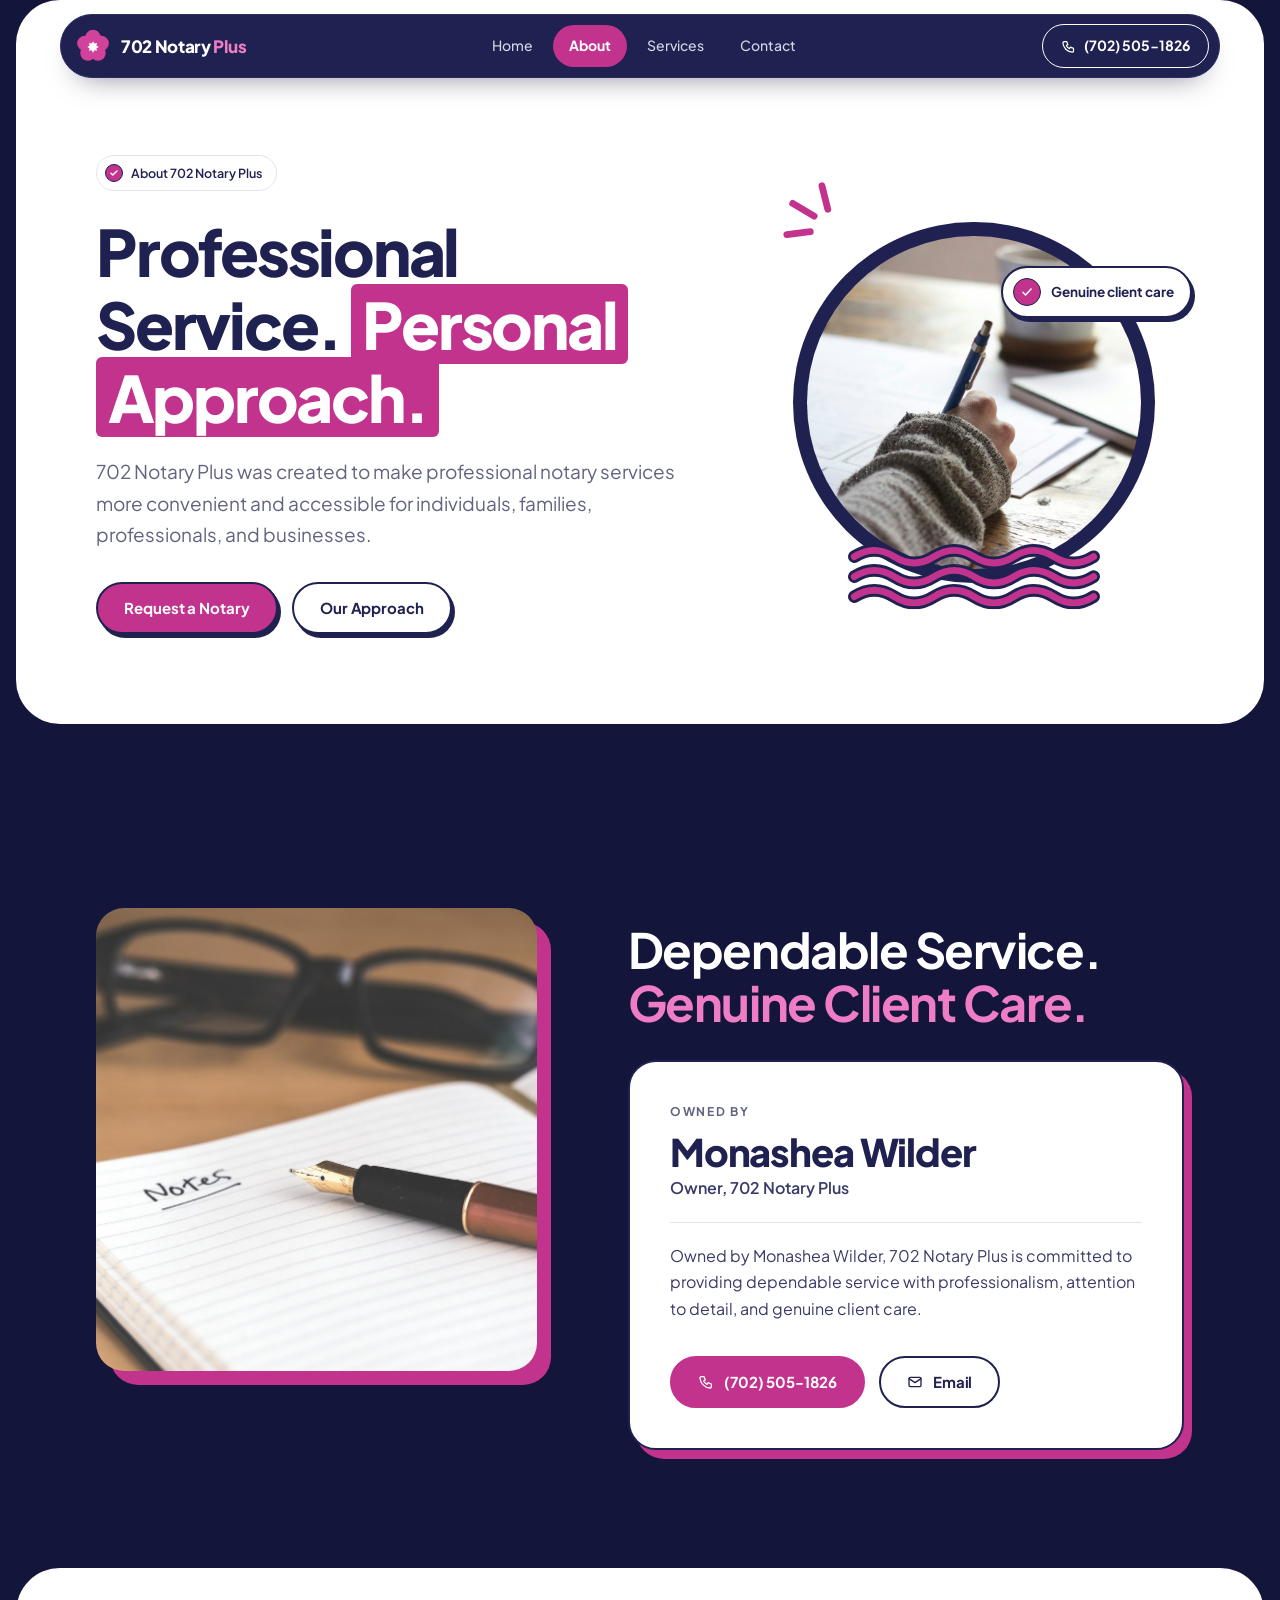
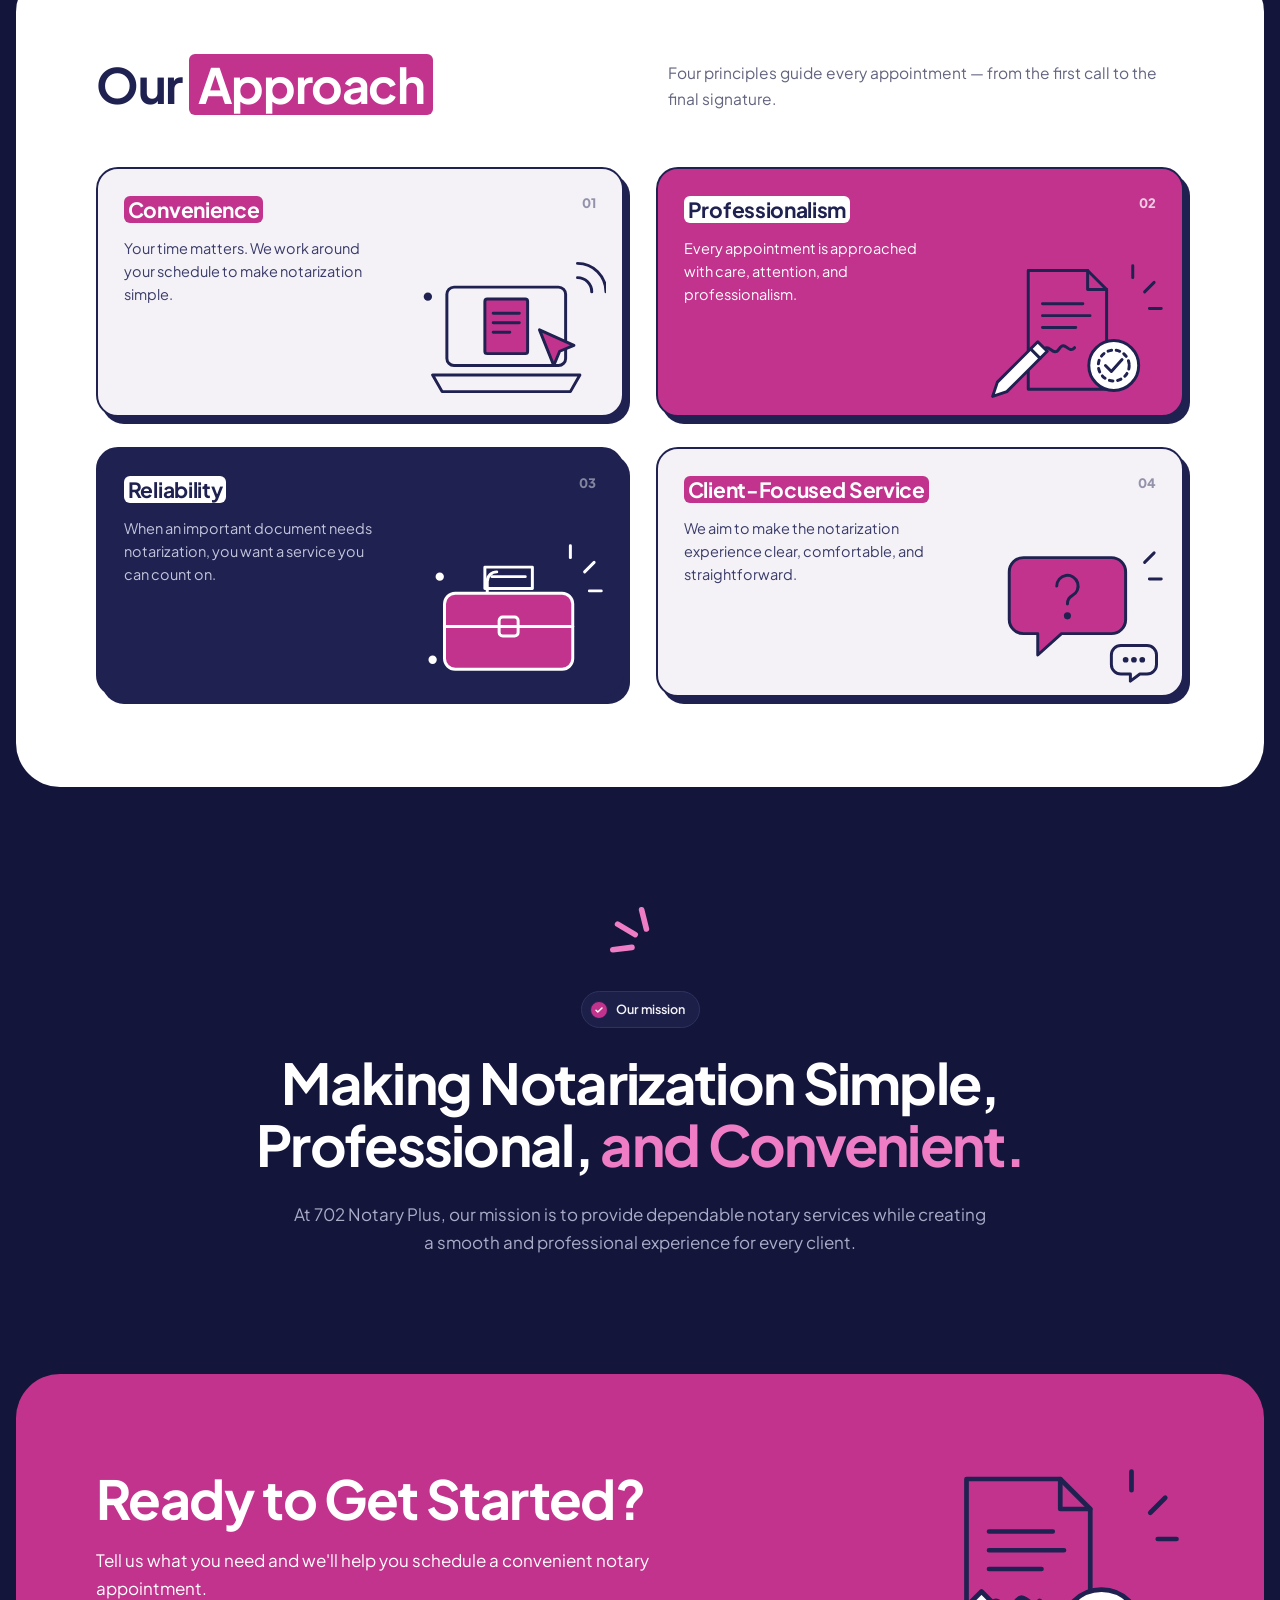
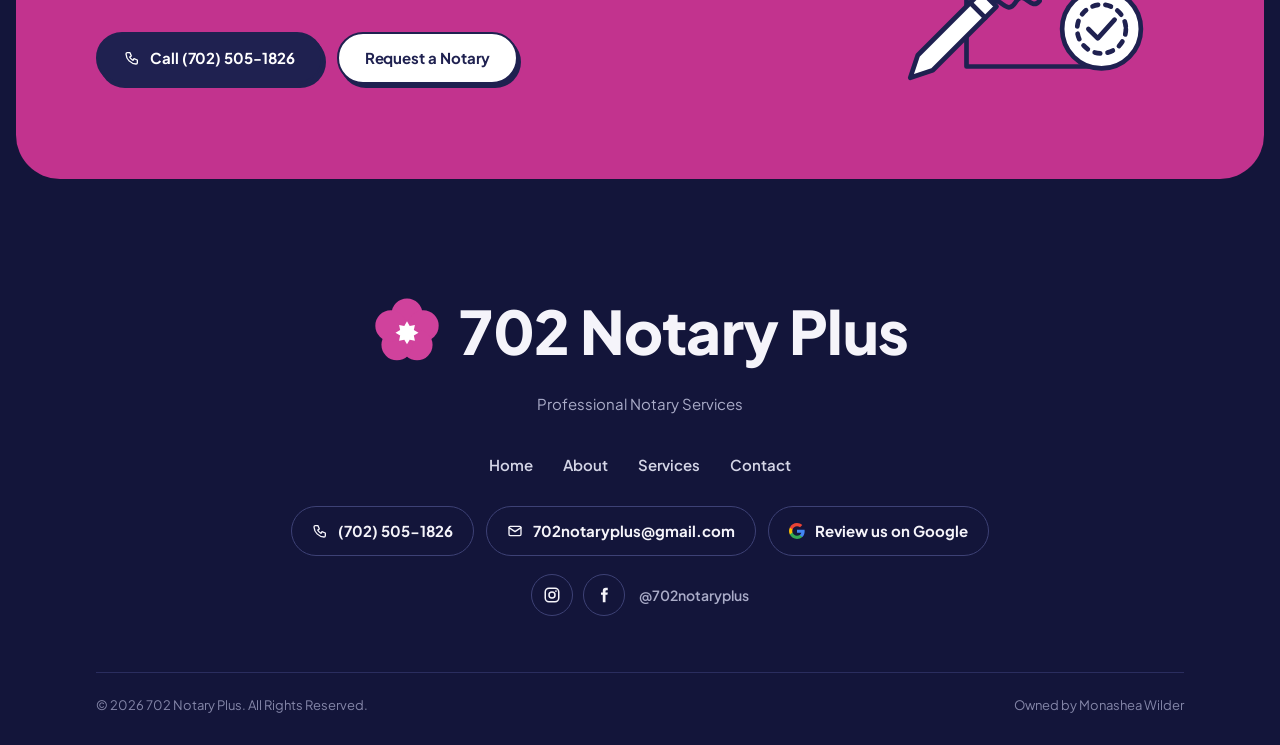
<file: about.html>
<!DOCTYPE html>
<html lang="en" class="no-js">
<head>
  <meta charset="UTF-8">
  <meta name="viewport" content="width=device-width, initial-scale=1">
  <title>About | 702 Notary Plus</title>
  <meta name="description" content="702 Notary Plus, owned by Monashea Wilder, makes professional notary services convenient and accessible for individuals, families, professionals, and businesses.">
  <meta name="theme-color" content="#13153a">
  <meta property="og:title" content="About | 702 Notary Plus">
  <meta property="og:description" content="702 Notary Plus, owned by Monashea Wilder, makes professional notary services convenient and accessible for individuals, families, professionals, and businesses.">
  <meta property="og:type" content="website">
  <meta property="og:image" content="assets/img/hero-signing.jpg">
  <link rel="icon" href="data:image/svg+xml,%3Csvg xmlns=%27http://www.w3.org/2000/svg%27 viewBox=%270 0 40 40%27%3E%3Cg fill=%27%23d0429c%27%3E%3Ccircle cx=%2720%27 cy=%2710.5%27 r=%278.6%27/%3E%3Ccircle cx=%2729%27 cy=%2717.1%27 r=%278.6%27/%3E%3Ccircle cx=%2725.6%27 cy=%2727.7%27 r=%278.6%27/%3E%3Ccircle cx=%2714.4%27 cy=%2727.7%27 r=%278.6%27/%3E%3Ccircle cx=%2711%27 cy=%2717.1%27 r=%278.6%27/%3E%3C/g%3E%3Ccircle cx=%2720%27 cy=%2720.5%27 r=%274.2%27 fill=%27%23fff%27/%3E%3C/svg%3E">
  <link rel="preconnect" href="https://fonts.googleapis.com">
  <link rel="preconnect" href="https://fonts.gstatic.com" crossorigin>
  <link href="https://fonts.googleapis.com/css2?family=Plus+Jakarta+Sans:wght@400;500;600;700;800&display=swap" rel="stylesheet">
  <link rel="stylesheet" href="css/styles.css">
</head>
<body>
  <svg xmlns="http://www.w3.org/2000/svg" style="display:none">
    <!-- Logo -->
    <symbol id="logo" viewBox="0 0 40 40">
      <g fill="#d0429c">
        <circle cx="20" cy="10.5" r="8.6"/>
        <circle cx="29" cy="17.1" r="8.6"/>
        <circle cx="25.6" cy="27.7" r="8.6"/>
        <circle cx="14.4" cy="27.7" r="8.6"/>
        <circle cx="11" cy="17.1" r="8.6"/>
      </g>
      <path d="M20 14.6l1.5 2.6 2.9-.6-.6 2.9 2.6 1.5-2.6 1.5.6 2.9-2.9-.6-1.5 2.6-1.5-2.6-2.9.6.6-2.9-2.6-1.5 2.6-1.5-.6-2.9 2.9.6z" fill="#fff"/>
    </symbol>

    <!-- Icons (24px) -->
    <symbol id="i-arrow" viewBox="0 0 24 24"><path d="M7 17 17 7M9 7h8v8" fill="none" stroke="currentColor" stroke-width="2.2" stroke-linecap="round" stroke-linejoin="round"/></symbol>
    <symbol id="i-phone" viewBox="0 0 24 24"><path d="M5 4h4l2 5-2.5 1.5a11 11 0 0 0 5 5L15 13l5 2v4a2 2 0 0 1-2 2A16 16 0 0 1 3 6a2 2 0 0 1 2-2" fill="none" stroke="currentColor" stroke-width="2" stroke-linejoin="round"/></symbol>
    <symbol id="i-mail" viewBox="0 0 24 24"><g fill="none" stroke="currentColor" stroke-width="2" stroke-linecap="round" stroke-linejoin="round"><rect x="3" y="5" width="18" height="14" rx="2"/><path d="m3 7 9 6 9-6"/></g></symbol>
    <symbol id="i-check" viewBox="0 0 24 24"><path d="M5 12.5 9.5 17 19 7" fill="none" stroke="currentColor" stroke-width="2.6" stroke-linecap="round" stroke-linejoin="round"/></symbol>
    <symbol id="i-user" viewBox="0 0 24 24"><g fill="none" stroke="currentColor" stroke-width="2" stroke-linecap="round"><circle cx="12" cy="8" r="4"/><path d="M4 21c0-4 4-7 8-7s8 3 8 7"/></g></symbol>
    <symbol id="i-doc" viewBox="0 0 24 24"><g fill="none" stroke="currentColor" stroke-width="2" stroke-linecap="round" stroke-linejoin="round"><path d="M6 3h9l4 4v14H6z"/><path d="M14 3v5h5M9 12h7M9 16h5"/></g></symbol>
    <symbol id="i-briefcase" viewBox="0 0 24 24"><g fill="none" stroke="currentColor" stroke-width="2" stroke-linejoin="round"><rect x="3" y="7" width="18" height="13" rx="2"/><path d="M8 7V5a2 2 0 0 1 2-2h4a2 2 0 0 1 2 2v2M3 13h18"/></g></symbol>
    <symbol id="i-home" viewBox="0 0 24 24"><g fill="none" stroke="currentColor" stroke-width="2" stroke-linecap="round" stroke-linejoin="round"><path d="M3 11 12 4l9 7"/><path d="M5 10v10h14V10M10 20v-6h4v6"/></g></symbol>
    <symbol id="i-laptop" viewBox="0 0 24 24"><g fill="none" stroke="currentColor" stroke-width="2" stroke-linecap="round" stroke-linejoin="round"><rect x="5" y="5" width="14" height="10" rx="1.5"/><path d="M3 19h18"/></g></symbol>
    <symbol id="i-clock" viewBox="0 0 24 24"><g fill="none" stroke="currentColor" stroke-width="2" stroke-linecap="round"><circle cx="12" cy="12" r="9"/><path d="M12 7v5l3 2"/></g></symbol>
    <symbol id="i-pen" viewBox="0 0 24 24"><g fill="none" stroke="currentColor" stroke-width="2" stroke-linejoin="round"><path d="m4 20 4-1 11-11-3-3L5 16z"/><path d="m14 7 3 3"/></g></symbol>
    <symbol id="i-calendar" viewBox="0 0 24 24"><g fill="none" stroke="currentColor" stroke-width="2" stroke-linecap="round" stroke-linejoin="round"><rect x="3" y="5" width="18" height="16" rx="2"/><path d="M3 10h18M8 3v4M16 3v4M8.5 15l2.2 2.2 4.3-4.2"/></g></symbol>
    <symbol id="i-info" viewBox="0 0 24 24"><g fill="none" stroke="currentColor" stroke-width="2" stroke-linecap="round"><circle cx="12" cy="12" r="9"/><path d="M12 11v6M12 7.5v.5"/></g></symbol>
    <symbol id="i-id" viewBox="0 0 24 24"><g fill="none" stroke="currentColor" stroke-width="2" stroke-linecap="round" stroke-linejoin="round"><rect x="3" y="5" width="18" height="14" rx="2"/><circle cx="9" cy="11" r="2"/><path d="M6 16c.5-1.5 1.7-2.2 3-2.2s2.5.7 3 2.2M15 10h3M15 14h3"/></g></symbol>

    <symbol id="i-globe" viewBox="0 0 24 24"><g fill="none" stroke="currentColor" stroke-width="2" stroke-linecap="round"><circle cx="12" cy="12" r="9"/><path d="M3 12h18M12 3a14 14 0 0 1 0 18M12 3a14 14 0 0 0 0 18"/></g></symbol>
    <symbol id="i-translate" viewBox="0 0 24 24"><g fill="none" stroke="currentColor" stroke-width="2" stroke-linecap="round" stroke-linejoin="round"><path d="M3 5h9M7.5 3v2M5 9c1.4 2.8 3.7 4.7 6.5 5.6M10.5 5c-.9 4-3.3 7.1-7 9"/><path d="m13 21 4-9 4 9M14.4 18h5.2"/></g></symbol>
    <symbol id="i-instagram" viewBox="0 0 24 24"><g fill="none" stroke="currentColor" stroke-width="2"><rect x="3" y="3" width="18" height="18" rx="5"/><circle cx="12" cy="12" r="4"/></g><circle cx="17.3" cy="6.7" r="1.2" fill="currentColor"/></symbol>
    <symbol id="i-facebook" viewBox="0 0 24 24"><path d="M14 8.5V6.8c0-.8.5-1.3 1.3-1.3H17V2.3h-2.6C11.6 2.3 10.4 4 10.4 6.4v2.1H8v3.3h2.4v9.9H14v-9.9h2.6l.5-3.3z" fill="currentColor"/></symbol>
    <symbol id="i-star" viewBox="0 0 24 24"><path d="m12 2.5 2.9 6 6.6.9-4.8 4.6 1.2 6.5L12 17.4l-5.9 3.1 1.2-6.5-4.8-4.6 6.6-.9z" fill="currentColor"/></symbol>
    <symbol id="i-google" viewBox="0 0 24 24">
      <path fill="#4285F4" d="M23.49 12.27c0-.79-.07-1.54-.19-2.27H12v4.51h6.47c-.29 1.48-1.14 2.73-2.4 3.58v3h3.86c2.26-2.09 3.56-5.17 3.56-8.82z"/>
      <path fill="#34A853" d="M12 24c3.24 0 5.95-1.08 7.93-2.91l-3.86-3c-1.08.72-2.45 1.16-4.07 1.16-3.13 0-5.78-2.11-6.73-4.96H1.29v3.09C3.26 21.3 7.31 24 12 24z"/>
      <path fill="#FBBC05" d="M5.27 14.29c-.25-.72-.38-1.49-.38-2.29s.14-1.57.38-2.29V6.62H1.29C.47 8.24 0 10.06 0 12s.47 3.76 1.29 5.38l3.98-3.09z"/>
      <path fill="#EA4335" d="M12 4.75c1.77 0 3.35.61 4.6 1.8l3.42-3.42C17.95 1.19 15.24 0 12 0 7.31 0 3.26 2.7 1.29 6.62l3.98 3.09c.95-2.85 3.6-4.96 6.73-4.96z"/>
    </symbol>

    <!-- Decorative -->
    <symbol id="waves" viewBox="0 0 240 64">
      <g fill="none" stroke-linecap="round">
        <path d="M6 14q19-12 38 0t38 0 38 0 38 0 38 0 38 0" stroke="currentColor" stroke-width="12"/>
        <path d="M6 14q19-12 38 0t38 0 38 0 38 0 38 0 38 0" style="stroke:var(--ill-fill,#f8cf4a)" stroke-width="6.5"/>
        <path d="M6 33q19-12 38 0t38 0 38 0 38 0 38 0 38 0" stroke="currentColor" stroke-width="12"/>
        <path d="M6 33q19-12 38 0t38 0 38 0 38 0 38 0 38 0" style="stroke:var(--ill-fill,#f8cf4a)" stroke-width="6.5"/>
        <path d="M6 52q19-12 38 0t38 0 38 0 38 0 38 0 38 0" stroke="currentColor" stroke-width="12"/>
        <path d="M6 52q19-12 38 0t38 0 38 0 38 0 38 0 38 0" style="stroke:var(--ill-fill,#f8cf4a)" stroke-width="6.5"/>
      </g>
    </symbol>
    <symbol id="spark" viewBox="0 0 80 80">
      <g fill="none" style="stroke:var(--spark,#c2338e)" stroke-width="7" stroke-linecap="round">
        <path d="M42 6 48 30M12 24l22 13M6 56l24-3"/>
      </g>
    </symbol>

    <!-- Service illustrations (160 x 120) -->
    <symbol id="ill-general" viewBox="0 0 160 120">
      <g fill="none" stroke="currentColor" stroke-width="2.5" stroke-linecap="round" stroke-linejoin="round">
        <path d="M44 8h50l16 16v84H44z"/>
        <path d="M94 8v16h16"/>
        <path d="M56 36h34M56 46h40M56 56h28"/>
        <path d="M56 76c5-9 9 6 14-2s8 5 13-1"/>
        <circle cx="116" cy="88" r="21" style="fill:var(--ill-fill)"/>
        <circle cx="116" cy="88" r="13" stroke-dasharray="3 4"/>
        <path d="m109 88 5 5 9-10"/>
        <path d="M14 114l4-12 34-34 8 8-34 34z" style="fill:var(--ill-fill)"/>
        <path d="m46 74 8 8"/>
        <path d="M142 26l8-8M146 40h10M132 14V4"/>
      </g>
    </symbol>

    <symbol id="ill-business" viewBox="0 0 160 120">
      <g fill="none" stroke="currentColor" stroke-width="2.5" stroke-linecap="round" stroke-linejoin="round">
        <path d="M58 22h40v18H58z"/>
        <path d="M64 30h28"/>
        <path d="M60 44V34a8 8 0 0 1 8-8"/>
        <rect x="24" y="44" width="108" height="64" rx="9" style="fill:var(--ill-fill)"/>
        <path d="M24 72h108"/>
        <rect x="70" y="64" width="16" height="16" rx="3"/>
        <path d="M142 26l8-8M146 42h10M130 14V4"/>
      </g>
      <circle cx="14" cy="100" r="3.5" fill="currentColor"/>
      <circle cx="20" cy="30" r="3.5" fill="currentColor"/>
    </symbol>

    <symbol id="ill-estate" viewBox="0 0 160 120">
      <g fill="none" stroke="currentColor" stroke-width="2.5" stroke-linecap="round" stroke-linejoin="round">
        <path d="M20 58 72 16l52 42z" style="fill:var(--ill-fill)"/>
        <path d="M34 56v52h76V56"/>
        <path d="M62 108V80h20v28"/>
        <rect x="42" y="66" width="12" height="12"/>
        <rect x="90" y="66" width="12" height="12"/>
        <circle cx="140" cy="72" r="10" style="fill:var(--ill-fill)"/>
        <circle cx="140" cy="72" r="3"/>
        <path d="M140 82v28M140 98h7M140 106h5"/>
        <path d="M112 16l6-6M120 28h9"/>
      </g>
    </symbol>

    <symbol id="ill-remote" viewBox="0 0 160 120">
      <g fill="none" stroke="currentColor" stroke-width="2.5" stroke-linecap="round" stroke-linejoin="round">
        <rect x="26" y="22" width="100" height="66" rx="6"/>
        <rect x="58" y="32" width="36" height="46" rx="2" style="fill:var(--ill-fill)"/>
        <path d="M65 44h22M65 52h22M65 60h14"/>
        <path d="M14 96h124l-8 14H22z"/>
        <path d="M104 58l12 30 5-12 12-5z" style="fill:var(--ill-fill)"/>
        <path d="M136 14a12 12 0 0 1 12 12M136 2a24 24 0 0 1 24 24"/>
      </g>
      <circle cx="10" cy="30" r="3.5" fill="currentColor"/>
    </symbol>

    <symbol id="ill-apostille" viewBox="0 0 160 120">
      <g fill="none" stroke="currentColor" stroke-width="2.5" stroke-linecap="round" stroke-linejoin="round">
        <path d="M24 10h48l14 14v82H24z"/>
        <path d="M72 10v14h14"/>
        <path d="M36 36h30M36 46h38M36 56h24"/>
        <path d="M84 99l-5 17 7-3 5 6 3-15M100 99l5 17-7-3-5 6-3-15"/>
        <circle cx="92" cy="86" r="17" style="fill:var(--ill-fill)"/>
        <path d="m85 86 5 5 9-10"/>
        <circle cx="128" cy="36" r="20" style="fill:var(--ill-fill)"/>
        <path d="M108 36h40M128 16a30 30 0 0 1 0 40M128 16a30 30 0 0 0 0 40M112 24h32M112 48h32"/>
        <path d="M148 80v10M143 85h10"/>
      </g>
      <circle cx="12" cy="100" r="3.5" fill="currentColor"/>
    </symbol>

    <symbol id="ill-translate" viewBox="0 0 160 120">
      <g fill="none" stroke="currentColor" stroke-width="2.5" stroke-linecap="round" stroke-linejoin="round">
        <rect x="14" y="14" width="72" height="60" rx="9"/>
        <path d="M36 62 50 28l14 34M41 51h18"/>
        <rect x="72" y="46" width="74" height="60" rx="9" style="fill:var(--ill-fill)"/>
        <path d="M86 64h46M86 76h38M86 88h42"/>
        <path d="M98 26c12-13 30-12 40 2"/>
        <path d="m138 18 1 10-10 1"/>
        <path d="M60 104c-14 0-26-6-30-18"/>
        <path d="m22 92 8-7 7 8"/>
      </g>
    </symbol>

    <symbol id="ill-help" viewBox="0 0 160 120">
      <g fill="none" stroke="currentColor" stroke-width="2.5" stroke-linecap="round" stroke-linejoin="round">
        <path d="M40 14h74a12 12 0 0 1 12 12v40a12 12 0 0 1-12 12H72l-20 18v-18H40a12 12 0 0 1-12-12V26a12 12 0 0 1 12-12z" style="fill:var(--ill-fill)"/>
        <path d="M68 38a9 9 0 1 1 13 8c-3 1.6-4 3.4-4 7"/>
        <path d="M122 88h22a8 8 0 0 1 8 8v8a8 8 0 0 1-8 8h-6l-8 6v-6h-8a8 8 0 0 1-8-8v-8a8 8 0 0 1 8-8z"/>
        <path d="M142 18l8-8M146 32h10"/>
      </g>
      <circle cx="77" cy="63" r="3" fill="currentColor"/>
      <circle cx="126" cy="100" r="2.4" fill="currentColor"/>
      <circle cx="133" cy="100" r="2.4" fill="currentColor"/>
      <circle cx="140" cy="100" r="2.4" fill="currentColor"/>
    </symbol>
  </svg>
  <a class="skip-link" href="#main">Skip to content</a>

  <!-- ===== Header ===== -->
  <header class="site-header">
    <div class="header-bar">
      <a class="brand" href="index.html" aria-label="702 Notary Plus — Home">
        <svg class="brand__mark" aria-hidden="true"><use href="#logo"/></svg>
        <span class="brand__name">702 Notary <span>Plus</span></span>
      </a>
      <nav class="nav" aria-label="Primary">
        <ul class="nav__list">
          <li><a class="nav__link" href="index.html">Home</a></li>
          <li><a class="nav__link" href="about.html" aria-current="page">About</a></li>
          <li><a class="nav__link" href="services.html">Services</a></li>
          <li><a class="nav__link" href="contact.html">Contact</a></li>
        </ul>
      </nav>
      <a class="header-cta" href="tel:+17025051826"><svg aria-hidden="true"><use href="#i-phone"/></svg>(702) 505-1826</a>
      <button class="nav-toggle" type="button" aria-controls="mobile-menu" aria-expanded="false" aria-label="Open menu"><span></span><span></span></button>
    </div>
  </header>

  <div class="mobile-menu" id="mobile-menu" aria-hidden="true">
    <ul class="mobile-menu__list">
      <li><a href="index.html">Home <small>01</small></a></li>
      <li><a href="about.html" aria-current="page">About <small>02</small></a></li>
      <li><a href="services.html">Services <small>03</small></a></li>
      <li><a href="contact.html">Contact <small>04</small></a></li>
    </ul>
    <div class="mobile-menu__contact">
      <a class="btn btn--accent" href="contact.html">Request a Notary <svg aria-hidden="true"><use href="#i-arrow"/></svg></a>
      <a class="btn btn--ghost" href="tel:+17025051826"><svg aria-hidden="true"><use href="#i-phone"/></svg>Call (702) 505-1826</a>
      <a class="mobile-menu__email" href="mailto:702notaryplus@gmail.com">702notaryplus@gmail.com</a>
    </div>
  </div>

  <div class="shell">
    <main id="main">

      <!-- ===== Page hero ===== -->
      <section class="panel hero-panel">
        <div class="container page-hero">
          <div>
            <span class="tag reveal">About 702 Notary Plus</span>
            <h1 class="h1 reveal d1">Professional Service. <span class="hl">Personal Approach.</span></h1>
            <p class="lede reveal d2">702 Notary Plus was created to make professional notary services more convenient and accessible for individuals, families, professionals, and businesses.</p>
            <div class="btn-row reveal d3">
              <a class="btn btn--accent" href="contact.html">Request a Notary</a>
              <a class="btn" href="#approach">Our Approach</a>
            </div>
          </div>
          <div class="visual reveal d2">
            <div class="visual__spark"><svg viewBox="0 0 80 80" aria-hidden="true"><use href="#spark"/></svg></div>
            <div class="visual__disc">
              <img src="assets/img/writing.jpg" alt="A person writing notes with a pen at a sunlit table" width="1400" height="933">
            </div>
            <div class="visual__waves"><svg viewBox="0 0 240 64" aria-hidden="true"><use href="#waves"/></svg></div>
            <span class="visual__chip visual__chip--a"><span class="visual__chip-dot"><svg aria-hidden="true"><use href="#i-check"/></svg></span>Genuine client care</span>
          </div>
        </div>
      </section>

      <!-- ===== Owner ===== -->
      <section class="dark">
        <div class="container intro">
          <div class="framed reveal">
            <img src="assets/img/notes-pen.jpg" alt="An open notebook with a fountain pen and reading glasses" width="1400" height="933" loading="lazy">
          </div>
          <div>
            <span class="tag reveal">The owner</span>
            <h2 class="h2 reveal d1" style="color:#fff;margin:22px 0 30px">Dependable Service. <span class="text-accent">Genuine Client Care.</span></h2>
            <div class="owner-card reveal d2">
              <p class="owner-card__label">Owned by</p>
              <p class="owner-card__name">Monashea Wilder</p>
              <p class="owner-card__role">Owner, 702 Notary Plus</p>
              <p class="owner-card__body">Owned by Monashea Wilder, 702 Notary Plus is committed to providing dependable service with professionalism, attention to detail, and genuine client care.</p>
              <div class="btn-row">
                <a class="btn btn--accent" href="tel:+17025051826"><svg aria-hidden="true"><use href="#i-phone"/></svg>(702) 505-1826</a>
                <a class="btn" href="mailto:702notaryplus@gmail.com"><svg aria-hidden="true"><use href="#i-mail"/></svg>Email</a>
              </div>
            </div>
          </div>
        </div>
      </section>

      <!-- ===== Our approach ===== -->
      <section class="panel" id="approach" style="scroll-margin-top:90px">
        <div class="container">
          <div class="section-head">
            <h2 class="h2 reveal">Our <span class="hl">Approach</span></h2>
            <p class="lede reveal d1">Four principles guide every appointment &mdash; from the first call to the final signature.</p>
          </div>
          <div class="card-grid">
            <article class="ncard reveal">
              <span class="ncard__num">01</span>
              <h3 class="ncard__title"><span class="hl">Convenience</span></h3>
              <p>Your time matters. We work around your schedule to make notarization simple.</p>
              <span class="ncard__ill" aria-hidden="true"><svg viewBox="0 0 160 120"><use href="#ill-remote"/></svg></span>
            </article>
            <article class="ncard ncard--accent reveal d1">
              <span class="ncard__num">02</span>
              <h3 class="ncard__title"><span class="hl">Professionalism</span></h3>
              <p>Every appointment is approached with care, attention, and professionalism.</p>
              <span class="ncard__ill" aria-hidden="true"><svg viewBox="0 0 160 120"><use href="#ill-general"/></svg></span>
            </article>
            <article class="ncard ncard--dark reveal">
              <span class="ncard__num">03</span>
              <h3 class="ncard__title"><span class="hl">Reliability</span></h3>
              <p>When an important document needs notarization, you want a service you can count on.</p>
              <span class="ncard__ill" aria-hidden="true"><svg viewBox="0 0 160 120"><use href="#ill-business"/></svg></span>
            </article>
            <article class="ncard reveal d1">
              <span class="ncard__num">04</span>
              <h3 class="ncard__title"><span class="hl">Client-Focused Service</span></h3>
              <p>We aim to make the notarization experience clear, comfortable, and straightforward.</p>
              <span class="ncard__ill" aria-hidden="true"><svg viewBox="0 0 160 120"><use href="#ill-help"/></svg></span>
            </article>
          </div>
        </div>
      </section>

      <!-- ===== Mission ===== -->
      <section class="dark">
        <div class="container mission">
          <div class="mission__spark reveal" aria-hidden="true"><svg viewBox="0 0 80 80"><use href="#spark"/></svg></div>
          <span class="tag reveal">Our mission</span>
          <h2 class="h2 reveal d1" style="margin-top:24px">Making Notarization Simple, Professional, <span class="text-accent">and Convenient.</span></h2>
          <p class="reveal d2">At 702 Notary Plus, our mission is to provide dependable notary services while creating a smooth and professional experience for every client.</p>
        </div>
      </section>

      <!-- ===== CTA ===== -->
      <section class="panel panel--accent">
        <div class="container cta">
          <div>
            <h2 class="h2 reveal">Ready to Get Started?</h2>
            <p class="reveal d1">Tell us what you need and we'll help you schedule a convenient notary appointment.</p>
            <div class="btn-row reveal d2">
              <a class="btn btn--dark" href="tel:+17025051826"><svg aria-hidden="true"><use href="#i-phone"/></svg>Call (702) 505-1826</a>
              <a class="btn" href="contact.html">Request a Notary</a>
            </div>
          </div>
          <div class="cta__art reveal d2" aria-hidden="true"><svg viewBox="0 0 160 120"><use href="#ill-general"/></svg></div>
        </div>
      </section>
    </main>

    <!-- ===== Footer ===== -->
    <footer class="site-footer">
      <div class="container">
        <a class="footer-brand" href="index.html" aria-label="702 Notary Plus — Home">
          <svg class="brand__mark" viewBox="0 0 40 40" aria-hidden="true"><use href="#logo"/></svg>
          <span class="brand__name">702 Notary Plus</span>
        </a>
        <p class="footer-tagline">Professional Notary Services</p>
        <nav class="footer-nav" aria-label="Footer">
          <a href="index.html">Home</a>
          <a href="about.html">About</a>
          <a href="services.html">Services</a>
          <a href="contact.html">Contact</a>
        </nav>
        <div class="footer-contact">
          <a href="tel:+17025051826"><svg aria-hidden="true"><use href="#i-phone"/></svg>(702) 505-1826</a>
          <a href="mailto:702notaryplus@gmail.com"><svg aria-hidden="true"><use href="#i-mail"/></svg>702notaryplus@gmail.com</a>
          <a href="https://share.google/74qoKjC6gGjB3fj35" data-google-review target="_blank" rel="noopener"><svg aria-hidden="true"><use href="#i-google"/></svg>Review us on Google</a>
        </div>
        <div class="footer-social">
          <a href="https://www.instagram.com/702notaryplus/" target="_blank" rel="noopener" aria-label="702 Notary Plus on Instagram"><svg aria-hidden="true"><use href="#i-instagram"/></svg></a>
          <a href="https://www.facebook.com/702notaryplus" target="_blank" rel="noopener" aria-label="702 Notary Plus on Facebook"><svg aria-hidden="true"><use href="#i-facebook"/></svg></a>
          <span>@702notaryplus</span>
        </div>
        <div class="footer-bottom">
          <p>&copy; 2026 702 Notary Plus. All Rights Reserved.</p>
          <p>Owned by Monashea Wilder</p>
        </div>
      </div>
    </footer>
  </div>

  <!-- Mobile quick-contact bar -->
  <nav class="quickbar" aria-label="Quick contact">
    <a href="tel:+17025051826"><svg aria-hidden="true"><use href="#i-phone"/></svg>Call</a>
    <a href="contact.html">Request a Notary</a>
  </nav>

  <script src="js/main.js"></script>
</body>
</html>
</file>
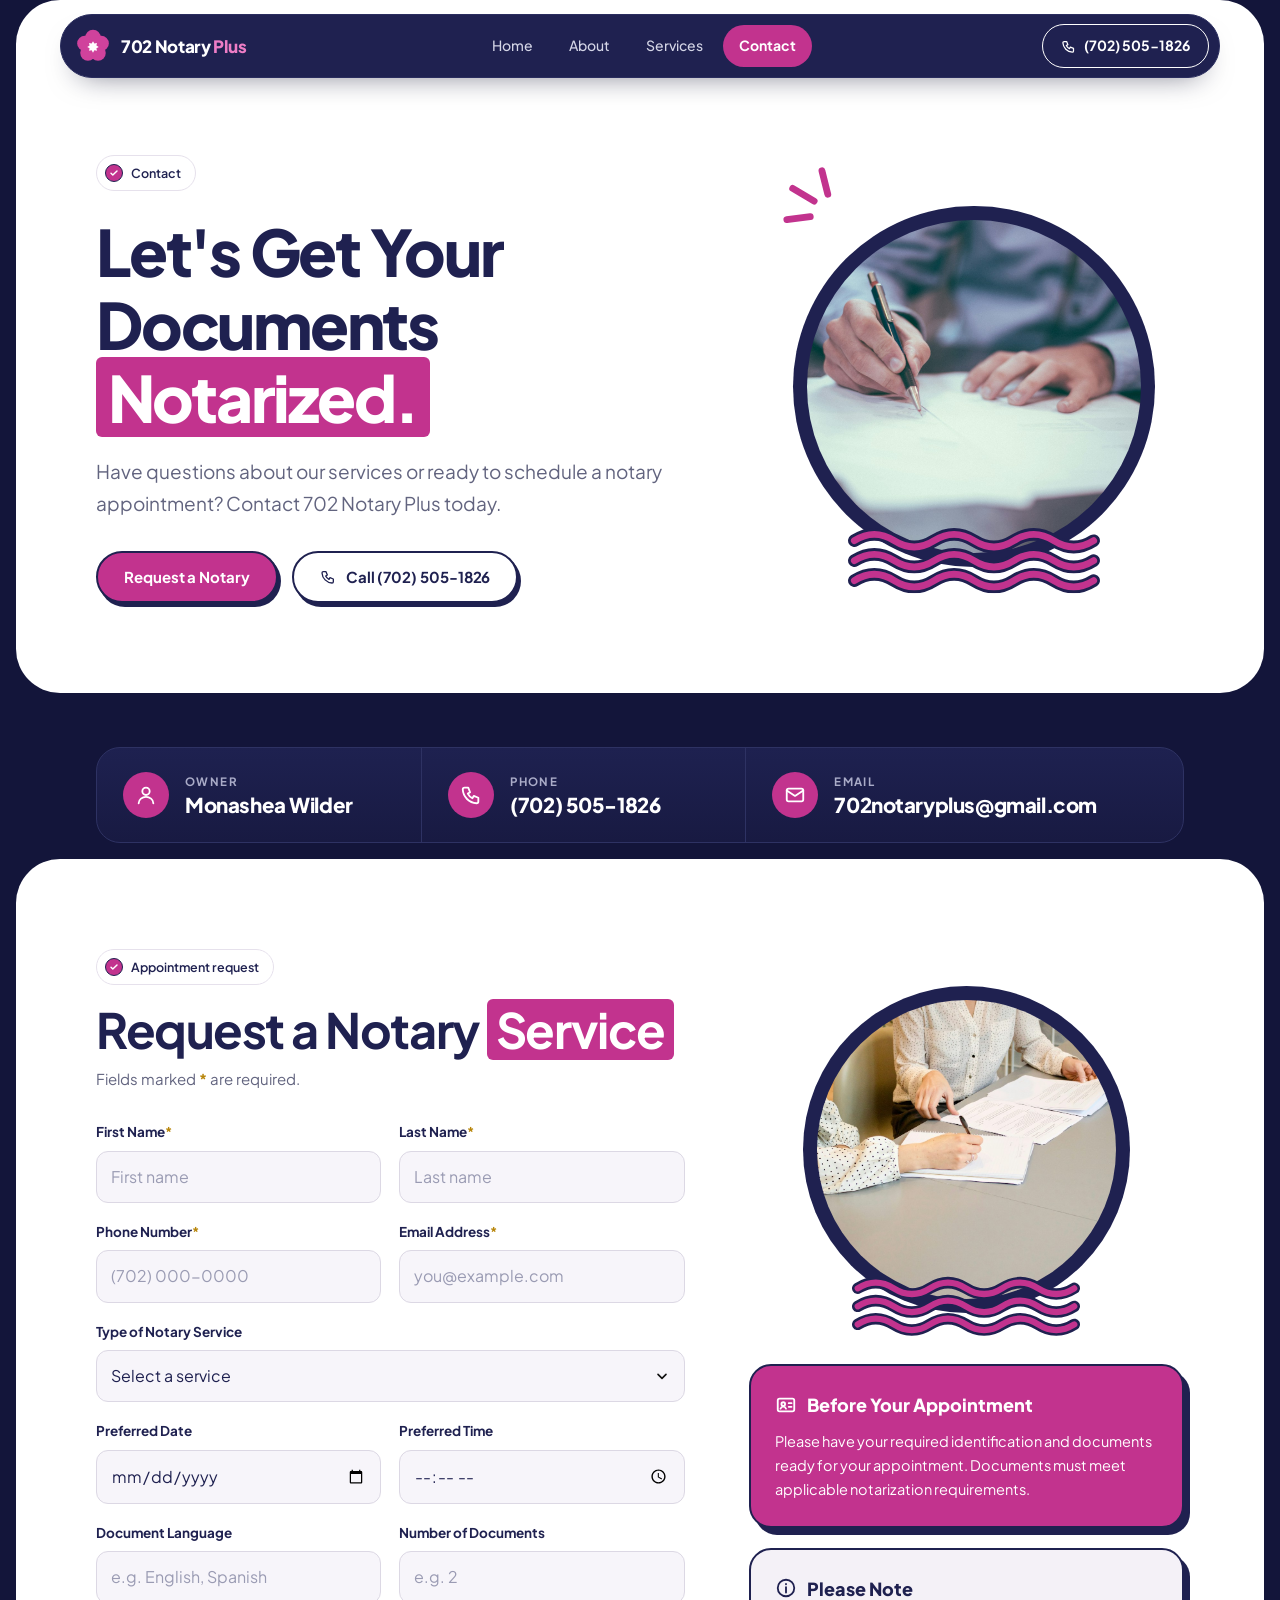
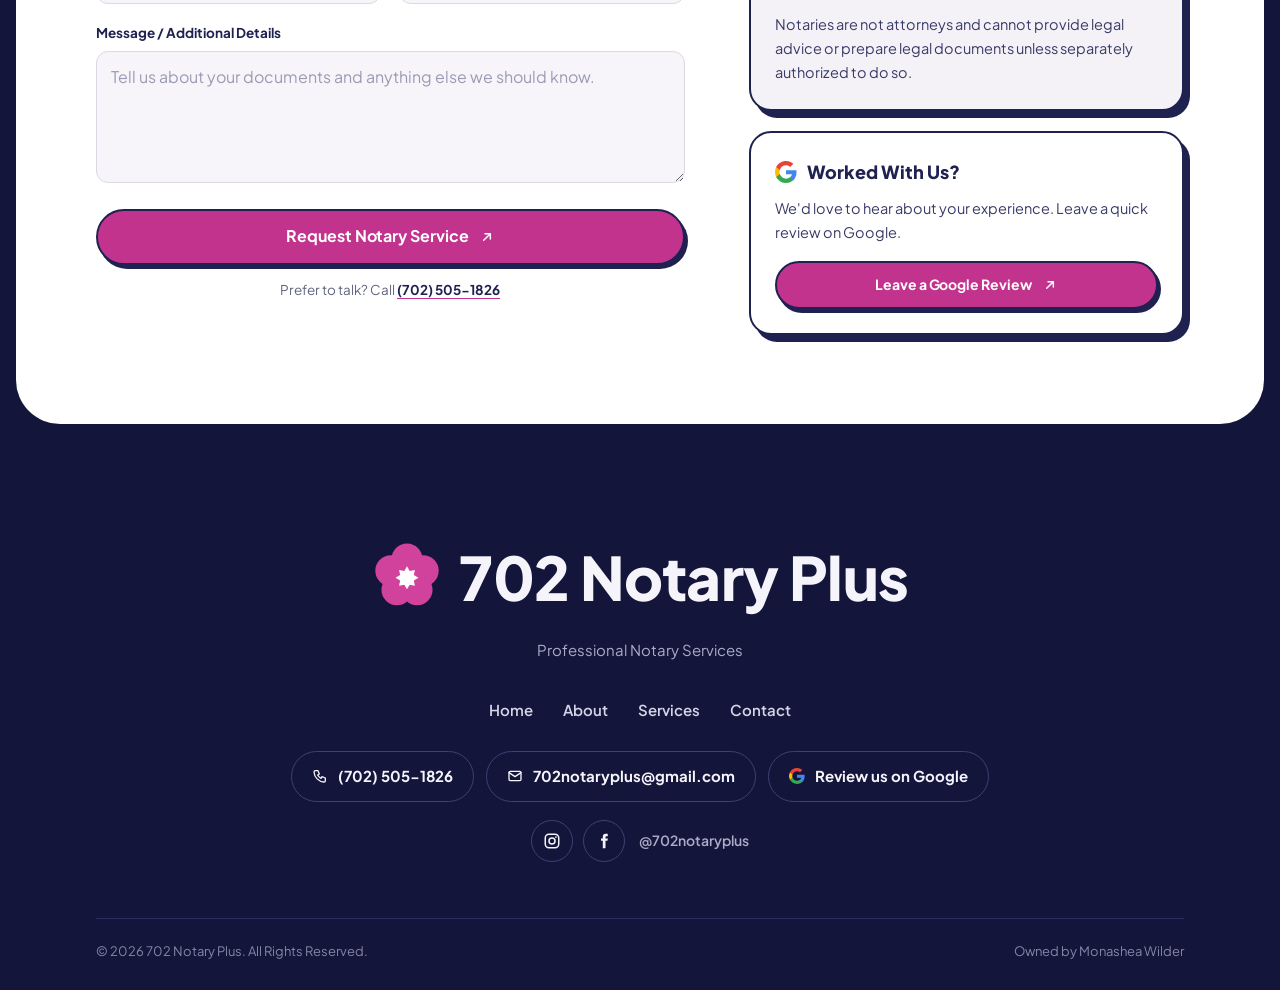
<file: contact.html>
<!DOCTYPE html>
<html lang="en" class="no-js">
<head>
  <meta charset="UTF-8">
  <meta name="viewport" content="width=device-width, initial-scale=1">
  <title>Contact | 702 Notary Plus</title>
  <meta name="description" content="Request a notary appointment with 702 Notary Plus. Call (702) 505-1826 or email 702notaryplus@gmail.com.">
  <meta name="theme-color" content="#13153a">
  <meta property="og:title" content="Contact | 702 Notary Plus">
  <meta property="og:description" content="Request a notary appointment with 702 Notary Plus. Call (702) 505-1826 or email 702notaryplus@gmail.com.">
  <meta property="og:type" content="website">
  <meta property="og:image" content="assets/img/hero-signing.jpg">
  <link rel="icon" href="data:image/svg+xml,%3Csvg xmlns=%27http://www.w3.org/2000/svg%27 viewBox=%270 0 40 40%27%3E%3Cg fill=%27%23d0429c%27%3E%3Ccircle cx=%2720%27 cy=%2710.5%27 r=%278.6%27/%3E%3Ccircle cx=%2729%27 cy=%2717.1%27 r=%278.6%27/%3E%3Ccircle cx=%2725.6%27 cy=%2727.7%27 r=%278.6%27/%3E%3Ccircle cx=%2714.4%27 cy=%2727.7%27 r=%278.6%27/%3E%3Ccircle cx=%2711%27 cy=%2717.1%27 r=%278.6%27/%3E%3C/g%3E%3Ccircle cx=%2720%27 cy=%2720.5%27 r=%274.2%27 fill=%27%23fff%27/%3E%3C/svg%3E">
  <link rel="preconnect" href="https://fonts.googleapis.com">
  <link rel="preconnect" href="https://fonts.gstatic.com" crossorigin>
  <link href="https://fonts.googleapis.com/css2?family=Plus+Jakarta+Sans:wght@400;500;600;700;800&display=swap" rel="stylesheet">
  <link rel="stylesheet" href="css/styles.css">
</head>
<body>
  <svg xmlns="http://www.w3.org/2000/svg" style="display:none">
    <!-- Logo -->
    <symbol id="logo" viewBox="0 0 40 40">
      <g fill="#d0429c">
        <circle cx="20" cy="10.5" r="8.6"/>
        <circle cx="29" cy="17.1" r="8.6"/>
        <circle cx="25.6" cy="27.7" r="8.6"/>
        <circle cx="14.4" cy="27.7" r="8.6"/>
        <circle cx="11" cy="17.1" r="8.6"/>
      </g>
      <path d="M20 14.6l1.5 2.6 2.9-.6-.6 2.9 2.6 1.5-2.6 1.5.6 2.9-2.9-.6-1.5 2.6-1.5-2.6-2.9.6.6-2.9-2.6-1.5 2.6-1.5-.6-2.9 2.9.6z" fill="#fff"/>
    </symbol>

    <!-- Icons (24px) -->
    <symbol id="i-arrow" viewBox="0 0 24 24"><path d="M7 17 17 7M9 7h8v8" fill="none" stroke="currentColor" stroke-width="2.2" stroke-linecap="round" stroke-linejoin="round"/></symbol>
    <symbol id="i-phone" viewBox="0 0 24 24"><path d="M5 4h4l2 5-2.5 1.5a11 11 0 0 0 5 5L15 13l5 2v4a2 2 0 0 1-2 2A16 16 0 0 1 3 6a2 2 0 0 1 2-2" fill="none" stroke="currentColor" stroke-width="2" stroke-linejoin="round"/></symbol>
    <symbol id="i-mail" viewBox="0 0 24 24"><g fill="none" stroke="currentColor" stroke-width="2" stroke-linecap="round" stroke-linejoin="round"><rect x="3" y="5" width="18" height="14" rx="2"/><path d="m3 7 9 6 9-6"/></g></symbol>
    <symbol id="i-check" viewBox="0 0 24 24"><path d="M5 12.5 9.5 17 19 7" fill="none" stroke="currentColor" stroke-width="2.6" stroke-linecap="round" stroke-linejoin="round"/></symbol>
    <symbol id="i-user" viewBox="0 0 24 24"><g fill="none" stroke="currentColor" stroke-width="2" stroke-linecap="round"><circle cx="12" cy="8" r="4"/><path d="M4 21c0-4 4-7 8-7s8 3 8 7"/></g></symbol>
    <symbol id="i-doc" viewBox="0 0 24 24"><g fill="none" stroke="currentColor" stroke-width="2" stroke-linecap="round" stroke-linejoin="round"><path d="M6 3h9l4 4v14H6z"/><path d="M14 3v5h5M9 12h7M9 16h5"/></g></symbol>
    <symbol id="i-briefcase" viewBox="0 0 24 24"><g fill="none" stroke="currentColor" stroke-width="2" stroke-linejoin="round"><rect x="3" y="7" width="18" height="13" rx="2"/><path d="M8 7V5a2 2 0 0 1 2-2h4a2 2 0 0 1 2 2v2M3 13h18"/></g></symbol>
    <symbol id="i-home" viewBox="0 0 24 24"><g fill="none" stroke="currentColor" stroke-width="2" stroke-linecap="round" stroke-linejoin="round"><path d="M3 11 12 4l9 7"/><path d="M5 10v10h14V10M10 20v-6h4v6"/></g></symbol>
    <symbol id="i-laptop" viewBox="0 0 24 24"><g fill="none" stroke="currentColor" stroke-width="2" stroke-linecap="round" stroke-linejoin="round"><rect x="5" y="5" width="14" height="10" rx="1.5"/><path d="M3 19h18"/></g></symbol>
    <symbol id="i-clock" viewBox="0 0 24 24"><g fill="none" stroke="currentColor" stroke-width="2" stroke-linecap="round"><circle cx="12" cy="12" r="9"/><path d="M12 7v5l3 2"/></g></symbol>
    <symbol id="i-pen" viewBox="0 0 24 24"><g fill="none" stroke="currentColor" stroke-width="2" stroke-linejoin="round"><path d="m4 20 4-1 11-11-3-3L5 16z"/><path d="m14 7 3 3"/></g></symbol>
    <symbol id="i-calendar" viewBox="0 0 24 24"><g fill="none" stroke="currentColor" stroke-width="2" stroke-linecap="round" stroke-linejoin="round"><rect x="3" y="5" width="18" height="16" rx="2"/><path d="M3 10h18M8 3v4M16 3v4M8.5 15l2.2 2.2 4.3-4.2"/></g></symbol>
    <symbol id="i-info" viewBox="0 0 24 24"><g fill="none" stroke="currentColor" stroke-width="2" stroke-linecap="round"><circle cx="12" cy="12" r="9"/><path d="M12 11v6M12 7.5v.5"/></g></symbol>
    <symbol id="i-id" viewBox="0 0 24 24"><g fill="none" stroke="currentColor" stroke-width="2" stroke-linecap="round" stroke-linejoin="round"><rect x="3" y="5" width="18" height="14" rx="2"/><circle cx="9" cy="11" r="2"/><path d="M6 16c.5-1.5 1.7-2.2 3-2.2s2.5.7 3 2.2M15 10h3M15 14h3"/></g></symbol>

    <symbol id="i-globe" viewBox="0 0 24 24"><g fill="none" stroke="currentColor" stroke-width="2" stroke-linecap="round"><circle cx="12" cy="12" r="9"/><path d="M3 12h18M12 3a14 14 0 0 1 0 18M12 3a14 14 0 0 0 0 18"/></g></symbol>
    <symbol id="i-translate" viewBox="0 0 24 24"><g fill="none" stroke="currentColor" stroke-width="2" stroke-linecap="round" stroke-linejoin="round"><path d="M3 5h9M7.5 3v2M5 9c1.4 2.8 3.7 4.7 6.5 5.6M10.5 5c-.9 4-3.3 7.1-7 9"/><path d="m13 21 4-9 4 9M14.4 18h5.2"/></g></symbol>
    <symbol id="i-instagram" viewBox="0 0 24 24"><g fill="none" stroke="currentColor" stroke-width="2"><rect x="3" y="3" width="18" height="18" rx="5"/><circle cx="12" cy="12" r="4"/></g><circle cx="17.3" cy="6.7" r="1.2" fill="currentColor"/></symbol>
    <symbol id="i-facebook" viewBox="0 0 24 24"><path d="M14 8.5V6.8c0-.8.5-1.3 1.3-1.3H17V2.3h-2.6C11.6 2.3 10.4 4 10.4 6.4v2.1H8v3.3h2.4v9.9H14v-9.9h2.6l.5-3.3z" fill="currentColor"/></symbol>
    <symbol id="i-star" viewBox="0 0 24 24"><path d="m12 2.5 2.9 6 6.6.9-4.8 4.6 1.2 6.5L12 17.4l-5.9 3.1 1.2-6.5-4.8-4.6 6.6-.9z" fill="currentColor"/></symbol>
    <symbol id="i-google" viewBox="0 0 24 24">
      <path fill="#4285F4" d="M23.49 12.27c0-.79-.07-1.54-.19-2.27H12v4.51h6.47c-.29 1.48-1.14 2.73-2.4 3.58v3h3.86c2.26-2.09 3.56-5.17 3.56-8.82z"/>
      <path fill="#34A853" d="M12 24c3.24 0 5.95-1.08 7.93-2.91l-3.86-3c-1.08.72-2.45 1.16-4.07 1.16-3.13 0-5.78-2.11-6.73-4.96H1.29v3.09C3.26 21.3 7.31 24 12 24z"/>
      <path fill="#FBBC05" d="M5.27 14.29c-.25-.72-.38-1.49-.38-2.29s.14-1.57.38-2.29V6.62H1.29C.47 8.24 0 10.06 0 12s.47 3.76 1.29 5.38l3.98-3.09z"/>
      <path fill="#EA4335" d="M12 4.75c1.77 0 3.35.61 4.6 1.8l3.42-3.42C17.95 1.19 15.24 0 12 0 7.31 0 3.26 2.7 1.29 6.62l3.98 3.09c.95-2.85 3.6-4.96 6.73-4.96z"/>
    </symbol>

    <!-- Decorative -->
    <symbol id="waves" viewBox="0 0 240 64">
      <g fill="none" stroke-linecap="round">
        <path d="M6 14q19-12 38 0t38 0 38 0 38 0 38 0 38 0" stroke="currentColor" stroke-width="12"/>
        <path d="M6 14q19-12 38 0t38 0 38 0 38 0 38 0 38 0" style="stroke:var(--ill-fill,#f8cf4a)" stroke-width="6.5"/>
        <path d="M6 33q19-12 38 0t38 0 38 0 38 0 38 0 38 0" stroke="currentColor" stroke-width="12"/>
        <path d="M6 33q19-12 38 0t38 0 38 0 38 0 38 0 38 0" style="stroke:var(--ill-fill,#f8cf4a)" stroke-width="6.5"/>
        <path d="M6 52q19-12 38 0t38 0 38 0 38 0 38 0 38 0" stroke="currentColor" stroke-width="12"/>
        <path d="M6 52q19-12 38 0t38 0 38 0 38 0 38 0 38 0" style="stroke:var(--ill-fill,#f8cf4a)" stroke-width="6.5"/>
      </g>
    </symbol>
    <symbol id="spark" viewBox="0 0 80 80">
      <g fill="none" style="stroke:var(--spark,#c2338e)" stroke-width="7" stroke-linecap="round">
        <path d="M42 6 48 30M12 24l22 13M6 56l24-3"/>
      </g>
    </symbol>

    <!-- Service illustrations (160 x 120) -->
    <symbol id="ill-general" viewBox="0 0 160 120">
      <g fill="none" stroke="currentColor" stroke-width="2.5" stroke-linecap="round" stroke-linejoin="round">
        <path d="M44 8h50l16 16v84H44z"/>
        <path d="M94 8v16h16"/>
        <path d="M56 36h34M56 46h40M56 56h28"/>
        <path d="M56 76c5-9 9 6 14-2s8 5 13-1"/>
        <circle cx="116" cy="88" r="21" style="fill:var(--ill-fill)"/>
        <circle cx="116" cy="88" r="13" stroke-dasharray="3 4"/>
        <path d="m109 88 5 5 9-10"/>
        <path d="M14 114l4-12 34-34 8 8-34 34z" style="fill:var(--ill-fill)"/>
        <path d="m46 74 8 8"/>
        <path d="M142 26l8-8M146 40h10M132 14V4"/>
      </g>
    </symbol>

    <symbol id="ill-business" viewBox="0 0 160 120">
      <g fill="none" stroke="currentColor" stroke-width="2.5" stroke-linecap="round" stroke-linejoin="round">
        <path d="M58 22h40v18H58z"/>
        <path d="M64 30h28"/>
        <path d="M60 44V34a8 8 0 0 1 8-8"/>
        <rect x="24" y="44" width="108" height="64" rx="9" style="fill:var(--ill-fill)"/>
        <path d="M24 72h108"/>
        <rect x="70" y="64" width="16" height="16" rx="3"/>
        <path d="M142 26l8-8M146 42h10M130 14V4"/>
      </g>
      <circle cx="14" cy="100" r="3.5" fill="currentColor"/>
      <circle cx="20" cy="30" r="3.5" fill="currentColor"/>
    </symbol>

    <symbol id="ill-estate" viewBox="0 0 160 120">
      <g fill="none" stroke="currentColor" stroke-width="2.5" stroke-linecap="round" stroke-linejoin="round">
        <path d="M20 58 72 16l52 42z" style="fill:var(--ill-fill)"/>
        <path d="M34 56v52h76V56"/>
        <path d="M62 108V80h20v28"/>
        <rect x="42" y="66" width="12" height="12"/>
        <rect x="90" y="66" width="12" height="12"/>
        <circle cx="140" cy="72" r="10" style="fill:var(--ill-fill)"/>
        <circle cx="140" cy="72" r="3"/>
        <path d="M140 82v28M140 98h7M140 106h5"/>
        <path d="M112 16l6-6M120 28h9"/>
      </g>
    </symbol>

    <symbol id="ill-remote" viewBox="0 0 160 120">
      <g fill="none" stroke="currentColor" stroke-width="2.5" stroke-linecap="round" stroke-linejoin="round">
        <rect x="26" y="22" width="100" height="66" rx="6"/>
        <rect x="58" y="32" width="36" height="46" rx="2" style="fill:var(--ill-fill)"/>
        <path d="M65 44h22M65 52h22M65 60h14"/>
        <path d="M14 96h124l-8 14H22z"/>
        <path d="M104 58l12 30 5-12 12-5z" style="fill:var(--ill-fill)"/>
        <path d="M136 14a12 12 0 0 1 12 12M136 2a24 24 0 0 1 24 24"/>
      </g>
      <circle cx="10" cy="30" r="3.5" fill="currentColor"/>
    </symbol>

    <symbol id="ill-apostille" viewBox="0 0 160 120">
      <g fill="none" stroke="currentColor" stroke-width="2.5" stroke-linecap="round" stroke-linejoin="round">
        <path d="M24 10h48l14 14v82H24z"/>
        <path d="M72 10v14h14"/>
        <path d="M36 36h30M36 46h38M36 56h24"/>
        <path d="M84 99l-5 17 7-3 5 6 3-15M100 99l5 17-7-3-5 6-3-15"/>
        <circle cx="92" cy="86" r="17" style="fill:var(--ill-fill)"/>
        <path d="m85 86 5 5 9-10"/>
        <circle cx="128" cy="36" r="20" style="fill:var(--ill-fill)"/>
        <path d="M108 36h40M128 16a30 30 0 0 1 0 40M128 16a30 30 0 0 0 0 40M112 24h32M112 48h32"/>
        <path d="M148 80v10M143 85h10"/>
      </g>
      <circle cx="12" cy="100" r="3.5" fill="currentColor"/>
    </symbol>

    <symbol id="ill-translate" viewBox="0 0 160 120">
      <g fill="none" stroke="currentColor" stroke-width="2.5" stroke-linecap="round" stroke-linejoin="round">
        <rect x="14" y="14" width="72" height="60" rx="9"/>
        <path d="M36 62 50 28l14 34M41 51h18"/>
        <rect x="72" y="46" width="74" height="60" rx="9" style="fill:var(--ill-fill)"/>
        <path d="M86 64h46M86 76h38M86 88h42"/>
        <path d="M98 26c12-13 30-12 40 2"/>
        <path d="m138 18 1 10-10 1"/>
        <path d="M60 104c-14 0-26-6-30-18"/>
        <path d="m22 92 8-7 7 8"/>
      </g>
    </symbol>

    <symbol id="ill-help" viewBox="0 0 160 120">
      <g fill="none" stroke="currentColor" stroke-width="2.5" stroke-linecap="round" stroke-linejoin="round">
        <path d="M40 14h74a12 12 0 0 1 12 12v40a12 12 0 0 1-12 12H72l-20 18v-18H40a12 12 0 0 1-12-12V26a12 12 0 0 1 12-12z" style="fill:var(--ill-fill)"/>
        <path d="M68 38a9 9 0 1 1 13 8c-3 1.6-4 3.4-4 7"/>
        <path d="M122 88h22a8 8 0 0 1 8 8v8a8 8 0 0 1-8 8h-6l-8 6v-6h-8a8 8 0 0 1-8-8v-8a8 8 0 0 1 8-8z"/>
        <path d="M142 18l8-8M146 32h10"/>
      </g>
      <circle cx="77" cy="63" r="3" fill="currentColor"/>
      <circle cx="126" cy="100" r="2.4" fill="currentColor"/>
      <circle cx="133" cy="100" r="2.4" fill="currentColor"/>
      <circle cx="140" cy="100" r="2.4" fill="currentColor"/>
    </symbol>
  </svg>
  <a class="skip-link" href="#main">Skip to content</a>

  <!-- ===== Header ===== -->
  <header class="site-header">
    <div class="header-bar">
      <a class="brand" href="index.html" aria-label="702 Notary Plus — Home">
        <svg class="brand__mark" aria-hidden="true"><use href="#logo"/></svg>
        <span class="brand__name">702 Notary <span>Plus</span></span>
      </a>
      <nav class="nav" aria-label="Primary">
        <ul class="nav__list">
          <li><a class="nav__link" href="index.html">Home</a></li>
          <li><a class="nav__link" href="about.html">About</a></li>
          <li><a class="nav__link" href="services.html">Services</a></li>
          <li><a class="nav__link" href="contact.html" aria-current="page">Contact</a></li>
        </ul>
      </nav>
      <a class="header-cta" href="tel:+17025051826"><svg aria-hidden="true"><use href="#i-phone"/></svg>(702) 505-1826</a>
      <button class="nav-toggle" type="button" aria-controls="mobile-menu" aria-expanded="false" aria-label="Open menu"><span></span><span></span></button>
    </div>
  </header>

  <div class="mobile-menu" id="mobile-menu" aria-hidden="true">
    <ul class="mobile-menu__list">
      <li><a href="index.html">Home <small>01</small></a></li>
      <li><a href="about.html">About <small>02</small></a></li>
      <li><a href="services.html">Services <small>03</small></a></li>
      <li><a href="contact.html" aria-current="page">Contact <small>04</small></a></li>
    </ul>
    <div class="mobile-menu__contact">
      <a class="btn btn--accent" href="contact.html">Request a Notary <svg aria-hidden="true"><use href="#i-arrow"/></svg></a>
      <a class="btn btn--ghost" href="tel:+17025051826"><svg aria-hidden="true"><use href="#i-phone"/></svg>Call (702) 505-1826</a>
      <a class="mobile-menu__email" href="mailto:702notaryplus@gmail.com">702notaryplus@gmail.com</a>
    </div>
  </div>

  <div class="shell">
    <main id="main">

      <!-- ===== Page hero ===== -->
      <section class="panel hero-panel">
        <div class="container page-hero">
          <div>
            <span class="tag reveal">Contact</span>
            <h1 class="h1 reveal d1">Let's Get Your Documents <span class="hl">Notarized.</span></h1>
            <p class="lede reveal d2">Have questions about our services or ready to schedule a notary appointment? Contact 702 Notary Plus today.</p>
            <div class="btn-row reveal d3">
              <a class="btn btn--accent" href="#request">Request a Notary</a>
              <a class="btn" href="tel:+17025051826"><svg aria-hidden="true"><use href="#i-phone"/></svg>Call (702) 505-1826</a>
            </div>
          </div>
          <div class="visual reveal d2">
            <div class="visual__spark"><svg viewBox="0 0 80 80" aria-hidden="true"><use href="#spark"/></svg></div>
            <div class="visual__disc">
              <img src="assets/img/hero-signing.jpg" alt="A professional signing documents with a pen" width="1800" height="1200">
            </div>
            <div class="visual__waves"><svg viewBox="0 0 240 64" aria-hidden="true"><use href="#waves"/></svg></div>
          </div>
        </div>
      </section>

      <!-- ===== Contact information ===== -->
      <section class="stats-wrap" aria-label="Contact information">
        <div class="container">
          <div class="statbar info-bar reveal">
            <div class="statbar__item">
              <span class="info-bar__icon"><svg aria-hidden="true"><use href="#i-user"/></svg></span>
              <div><p class="statbar__label">Owner</p><p class="statbar__value">Monashea Wilder</p></div>
            </div>
            <a class="statbar__item" href="tel:+17025051826">
              <span class="info-bar__icon"><svg aria-hidden="true"><use href="#i-phone"/></svg></span>
              <div><p class="statbar__label">Phone</p><p class="statbar__value">(702) 505-1826</p></div>
            </a>
            <a class="statbar__item" href="mailto:702notaryplus@gmail.com">
              <span class="info-bar__icon"><svg aria-hidden="true"><use href="#i-mail"/></svg></span>
              <div><p class="statbar__label">Email</p><p class="statbar__value">702notaryplus@gmail.com</p></div>
            </a>
          </div>
        </div>
      </section>

      <!-- ===== Form ===== -->
      <section class="panel" id="request" style="margin-top:var(--panel-gap);scroll-margin-top:90px">
        <div class="container contact">
          <div class="contact__form">
            <span class="tag">Appointment request</span>
            <h2 class="h2">Request a Notary <span class="hl">Service</span></h2>
            <p class="lede">Fields marked <span style="color:#b8860b;font-weight:700">*</span> are required.</p>

            <form id="request-form" novalidate>
              <div class="form-grid">
                <div class="field">
                  <label for="firstName">First Name<span class="req">*</span></label>
                  <input id="firstName" name="firstName" type="text" autocomplete="given-name" placeholder="First name" required aria-describedby="firstName-err">
                  <p class="field__error" id="firstName-err" role="alert"></p>
                </div>
                <div class="field">
                  <label for="lastName">Last Name<span class="req">*</span></label>
                  <input id="lastName" name="lastName" type="text" autocomplete="family-name" placeholder="Last name" required aria-describedby="lastName-err">
                  <p class="field__error" id="lastName-err" role="alert"></p>
                </div>
                <div class="field">
                  <label for="phone">Phone Number<span class="req">*</span></label>
                  <input id="phone" name="phone" type="tel" inputmode="tel" autocomplete="tel" placeholder="(702) 000-0000" required aria-describedby="phone-err">
                  <p class="field__error" id="phone-err" role="alert"></p>
                </div>
                <div class="field">
                  <label for="email">Email Address<span class="req">*</span></label>
                  <input id="email" name="email" type="email" inputmode="email" autocomplete="email" placeholder="you@example.com" required aria-describedby="email-err">
                  <p class="field__error" id="email-err" role="alert"></p>
                </div>
                <div class="field field--full">
                  <label for="service">Type of Notary Service</label>
                  <select id="service" name="service">
                    <option value="">Select a service</option>
                    <option data-key="general" value="General Notary">General Notary</option>
                    <option data-key="apostille" value="Apostille Services">Apostille Services</option>
                    <option data-key="translation" value="Document Translation">Document Translation</option>
                    <option data-key="business" value="Business Notary">Business Notary</option>
                    <option data-key="real-estate" value="Real Estate Documents">Real Estate Documents</option>
                    <option data-key="remote" value="Remote / Electronic Notary">Remote / Electronic Notary</option>
                    <option data-key="unsure" value="Not sure / Other">Not sure / Other</option>
                  </select>
                </div>
                <div class="field">
                  <label for="date">Preferred Date</label>
                  <input id="date" name="date" type="date">
                </div>
                <div class="field">
                  <label for="time">Preferred Time</label>
                  <input id="time" name="time" type="time">
                </div>
                <div class="field">
                  <label for="language">Document Language</label>
                  <input id="language" name="language" type="text" placeholder="e.g. English, Spanish">
                </div>
                <div class="field">
                  <label for="documents">Number of Documents</label>
                  <input id="documents" name="documents" type="number" inputmode="numeric" min="1" step="1" placeholder="e.g. 2">
                </div>
                <div class="field field--full">
                  <label for="message">Message / Additional Details</label>
                  <textarea id="message" name="message" rows="4" placeholder="Tell us about your documents and anything else we should know."></textarea>
                </div>
              </div>

              <div class="form-submit">
                <button class="btn btn--accent" type="submit">Request Notary Service <svg aria-hidden="true"><use href="#i-arrow"/></svg></button>
                <p class="small">Prefer to talk? Call <a href="tel:+17025051826">(702) 505-1826</a></p>
              </div>

              <div class="form-status" id="form-status" tabindex="-1" role="status">
                Your email app should now open with your request filled in &mdash; just press send. If it didn't open, email <a href="mailto:702notaryplus@gmail.com">702notaryplus@gmail.com</a> or call <a href="tel:+17025051826">(702) 505-1826</a>.
              </div>
            </form>
          </div>

          <aside class="contact__side">
            <div class="visual" aria-hidden="true">
              <div class="visual__disc">
                <img src="assets/img/client-meeting.jpg" alt="" width="1400" height="933" loading="lazy">
              </div>
              <div class="visual__waves"><svg viewBox="0 0 240 64"><use href="#waves"/></svg></div>
            </div>
            <div>
              <div class="prep-card prep-card--accent">
                <h3><svg aria-hidden="true"><use href="#i-id"/></svg>Before Your Appointment</h3>
                <p>Please have your required identification and documents ready for your appointment. Documents must meet applicable notarization requirements.</p>
              </div>
              <div class="prep-card">
                <h3><svg aria-hidden="true"><use href="#i-info"/></svg>Please Note</h3>
                <p>Notaries are not attorneys and cannot provide legal advice or prepare legal documents unless separately authorized to do so.</p>
              </div>
              <div class="prep-card review-card">
                <h3><svg aria-hidden="true"><use href="#i-google"/></svg>Worked With Us?</h3>
                <p>We'd love to hear about your experience. Leave a quick review on Google.</p>
                <a class="btn btn--accent" href="https://share.google/74qoKjC6gGjB3fj35" data-google-review target="_blank" rel="noopener">Leave a Google Review <svg aria-hidden="true"><use href="#i-arrow"/></svg></a>
              </div>
            </div>
          </aside>
        </div>
      </section>
    </main>

    <!-- ===== Footer ===== -->
    <footer class="site-footer">
      <div class="container">
        <a class="footer-brand" href="index.html" aria-label="702 Notary Plus — Home">
          <svg class="brand__mark" viewBox="0 0 40 40" aria-hidden="true"><use href="#logo"/></svg>
          <span class="brand__name">702 Notary Plus</span>
        </a>
        <p class="footer-tagline">Professional Notary Services</p>
        <nav class="footer-nav" aria-label="Footer">
          <a href="index.html">Home</a>
          <a href="about.html">About</a>
          <a href="services.html">Services</a>
          <a href="contact.html">Contact</a>
        </nav>
        <div class="footer-contact">
          <a href="tel:+17025051826"><svg aria-hidden="true"><use href="#i-phone"/></svg>(702) 505-1826</a>
          <a href="mailto:702notaryplus@gmail.com"><svg aria-hidden="true"><use href="#i-mail"/></svg>702notaryplus@gmail.com</a>
          <a href="https://share.google/74qoKjC6gGjB3fj35" data-google-review target="_blank" rel="noopener"><svg aria-hidden="true"><use href="#i-google"/></svg>Review us on Google</a>
        </div>
        <div class="footer-social">
          <a href="https://www.instagram.com/702notaryplus/" target="_blank" rel="noopener" aria-label="702 Notary Plus on Instagram"><svg aria-hidden="true"><use href="#i-instagram"/></svg></a>
          <a href="https://www.facebook.com/702notaryplus" target="_blank" rel="noopener" aria-label="702 Notary Plus on Facebook"><svg aria-hidden="true"><use href="#i-facebook"/></svg></a>
          <span>@702notaryplus</span>
        </div>
        <div class="footer-bottom">
          <p>&copy; 2026 702 Notary Plus. All Rights Reserved.</p>
          <p>Owned by Monashea Wilder</p>
        </div>
      </div>
    </footer>
  </div>

  <!-- Mobile quick-contact bar -->
  <nav class="quickbar" aria-label="Quick contact">
    <a href="tel:+17025051826"><svg aria-hidden="true"><use href="#i-phone"/></svg>Call</a>
    <a href="contact.html">Request a Notary</a>
  </nav>

  <script src="js/main.js"></script>
</body>
</html>
</file>
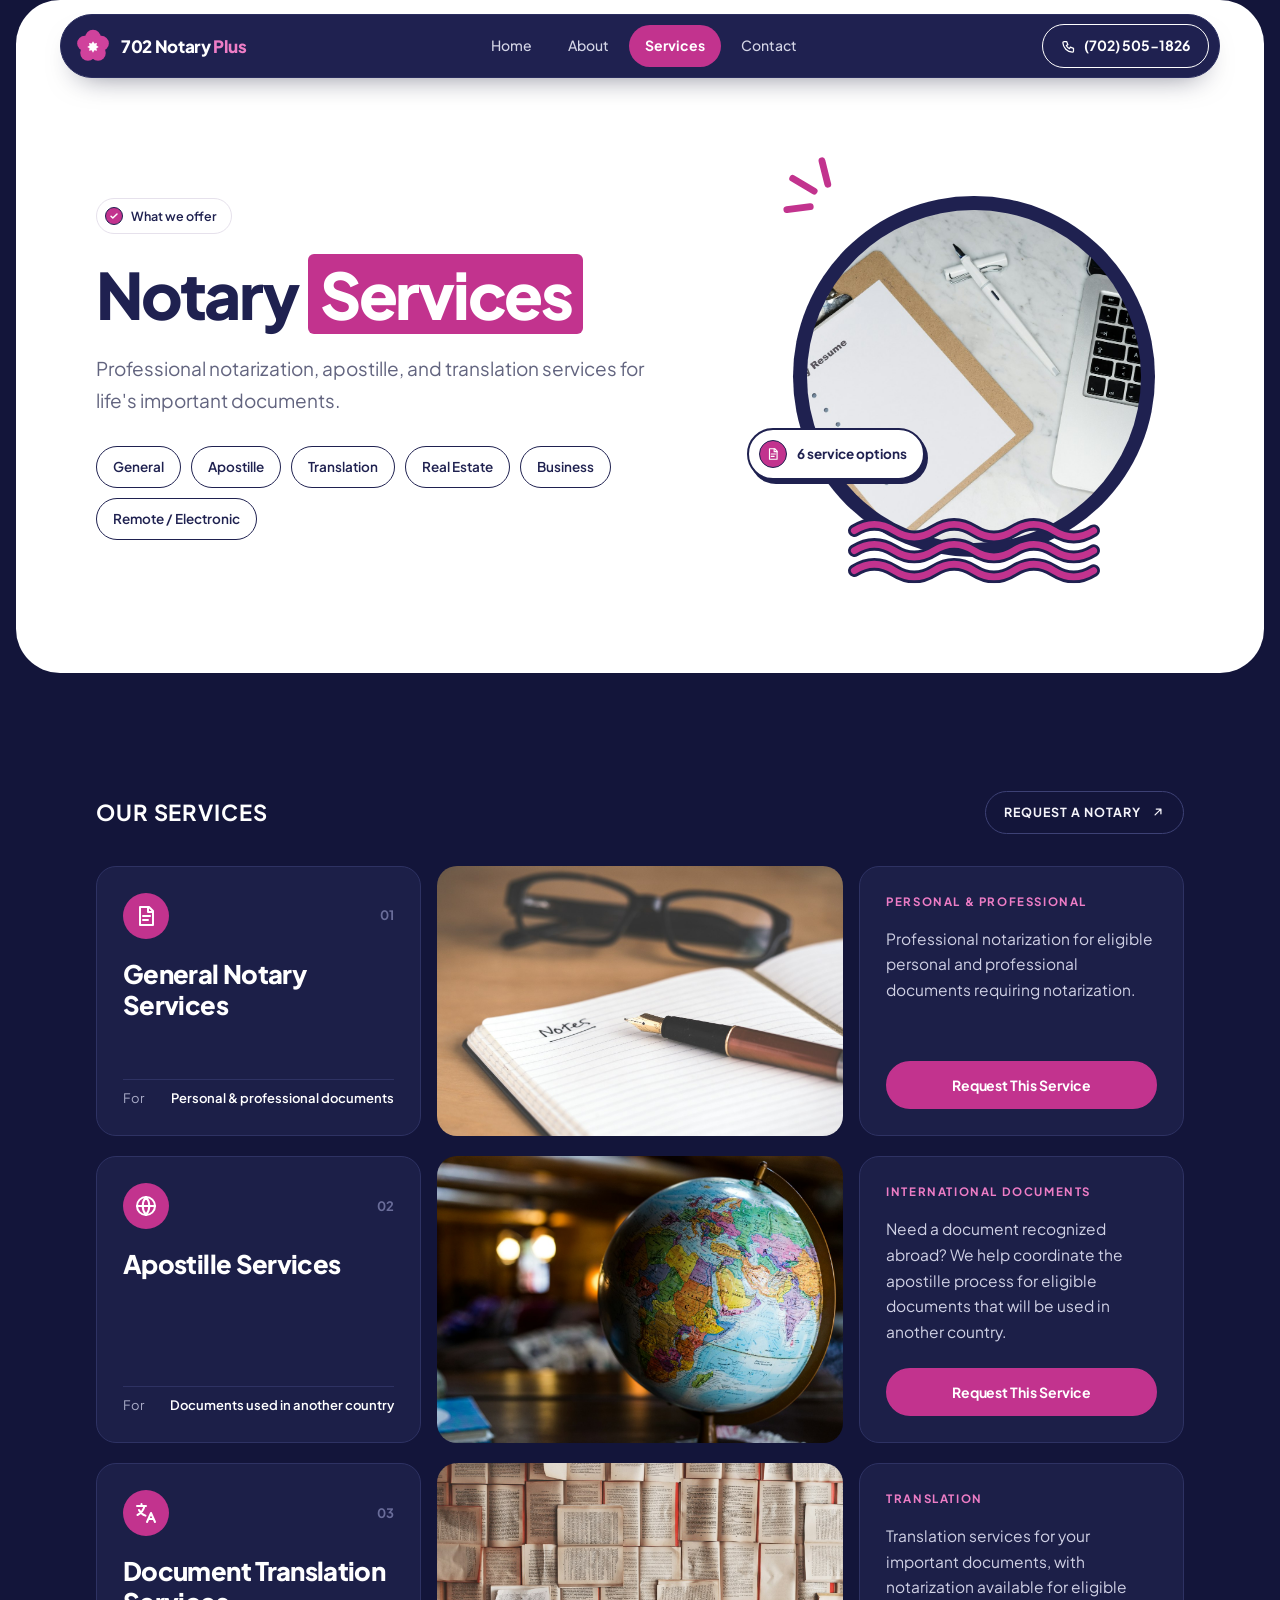
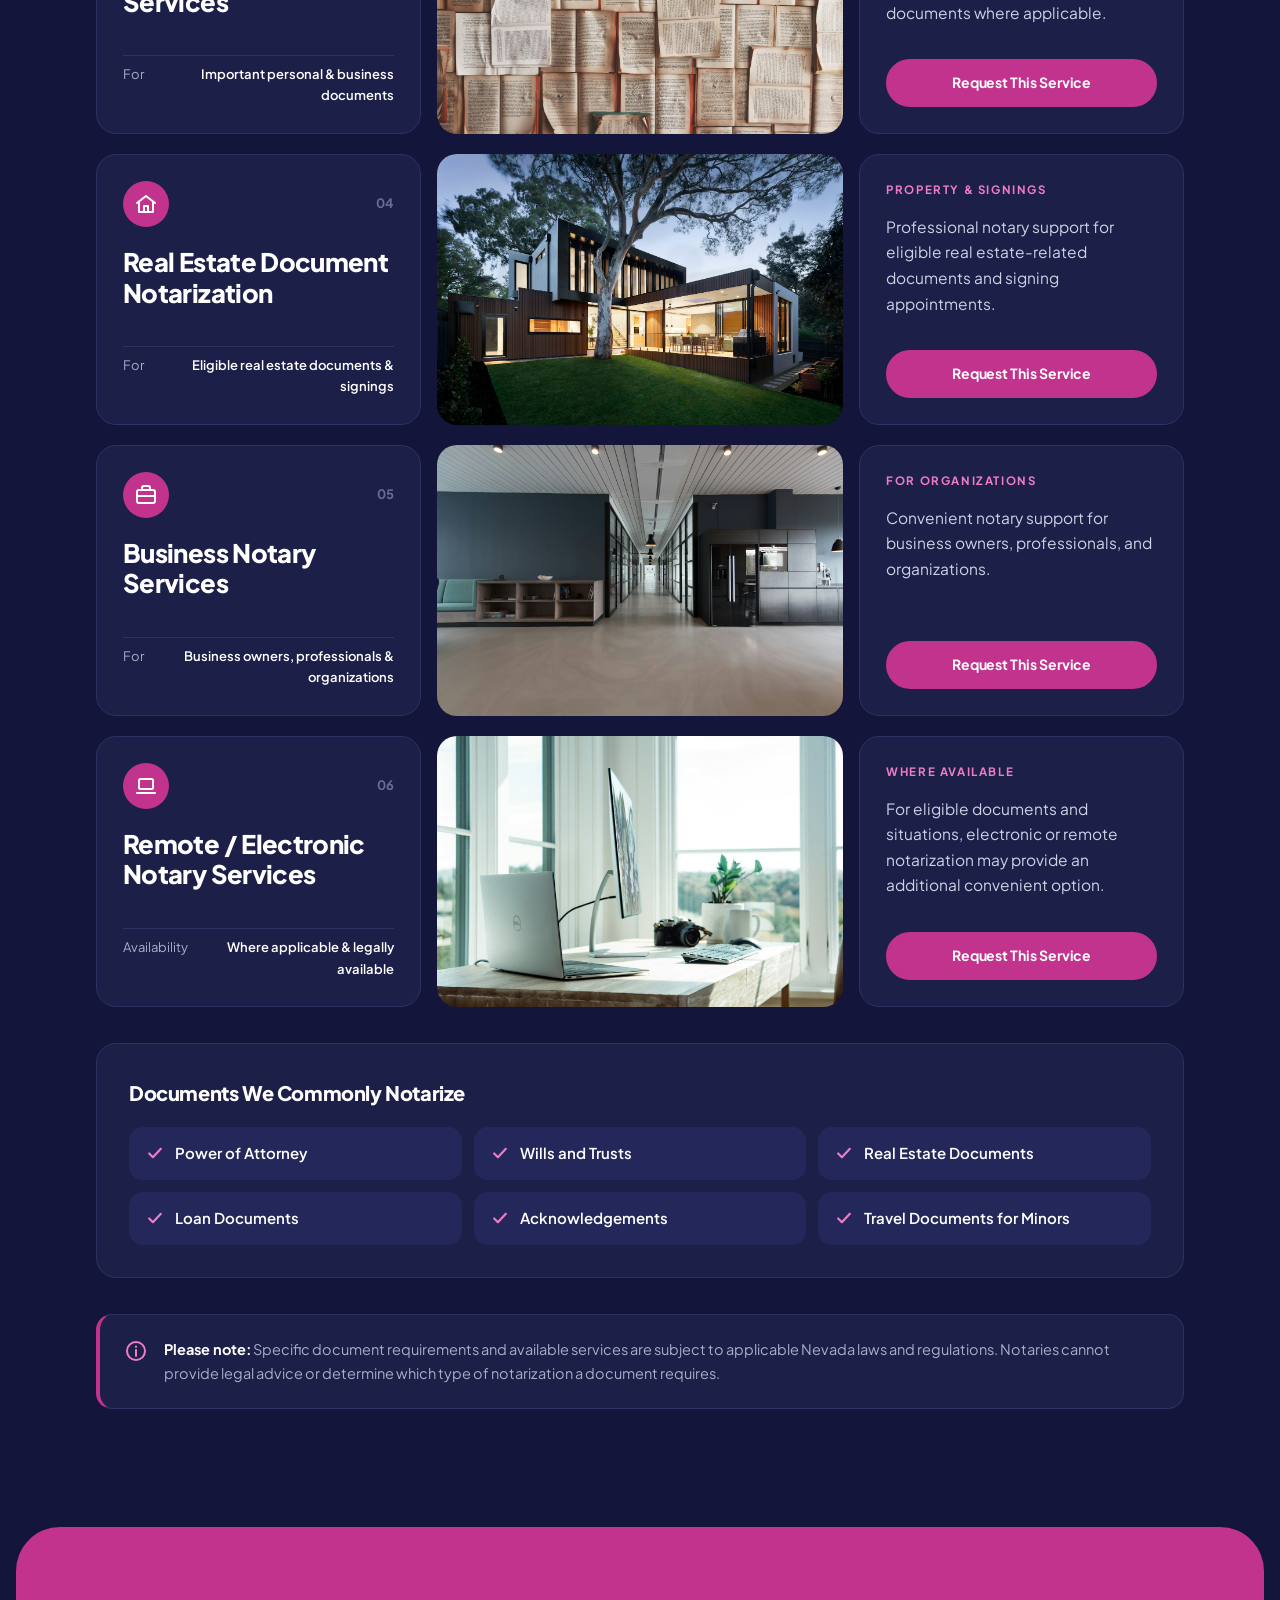
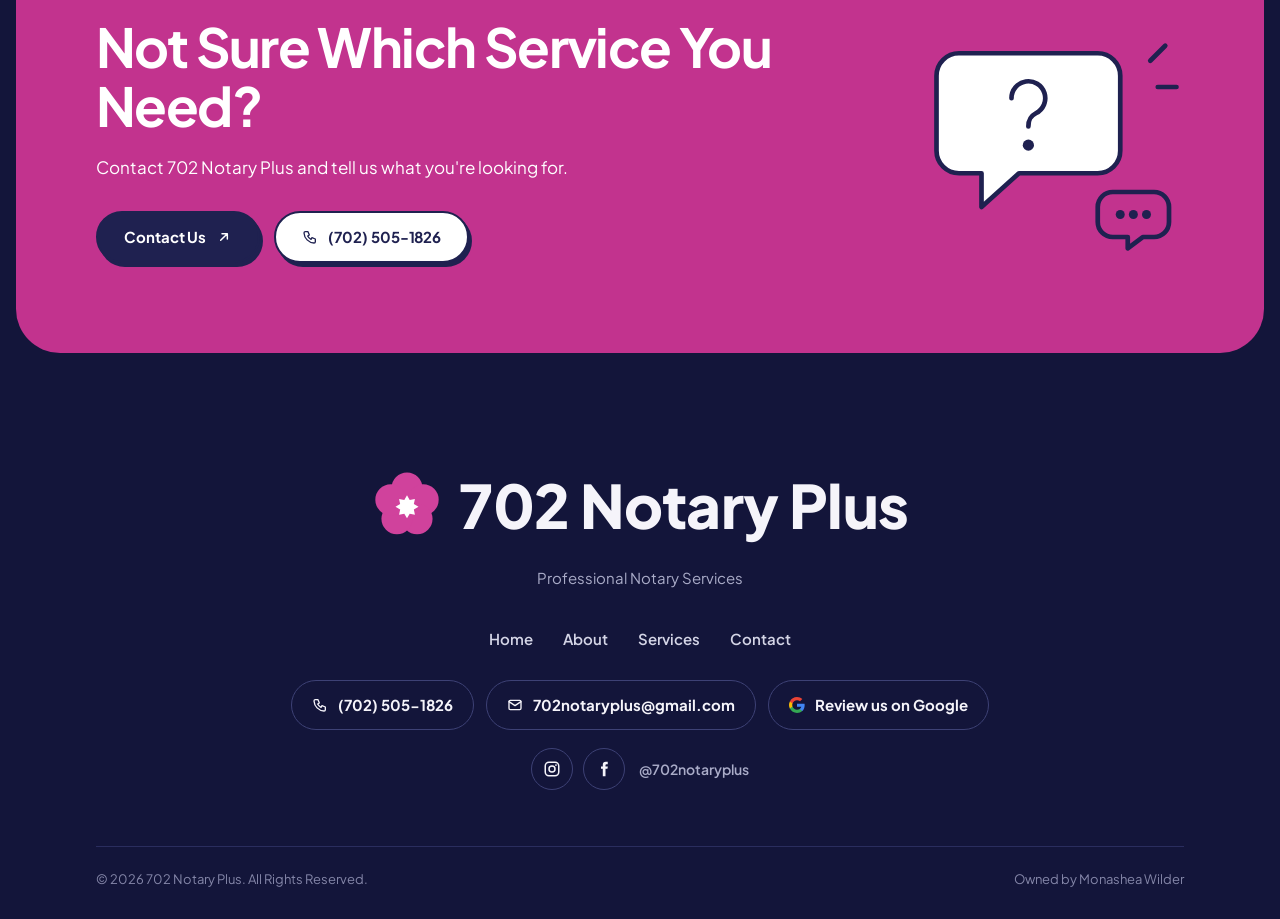
<file: services.html>
<!DOCTYPE html>
<html lang="en" class="no-js">
<head>
  <meta charset="UTF-8">
  <meta name="viewport" content="width=device-width, initial-scale=1">
  <title>Services | 702 Notary Plus</title>
  <meta name="description" content="General, apostille, document translation, real estate, business, and remote/electronic notary services from 702 Notary Plus. Call (702) 505-1826.">
  <meta name="theme-color" content="#13153a">
  <meta property="og:title" content="Services | 702 Notary Plus">
  <meta property="og:description" content="General, apostille, document translation, real estate, business, and remote/electronic notary services from 702 Notary Plus. Call (702) 505-1826.">
  <meta property="og:type" content="website">
  <meta property="og:image" content="assets/img/hero-signing.jpg">
  <link rel="icon" href="data:image/svg+xml,%3Csvg xmlns=%27http://www.w3.org/2000/svg%27 viewBox=%270 0 40 40%27%3E%3Cg fill=%27%23d0429c%27%3E%3Ccircle cx=%2720%27 cy=%2710.5%27 r=%278.6%27/%3E%3Ccircle cx=%2729%27 cy=%2717.1%27 r=%278.6%27/%3E%3Ccircle cx=%2725.6%27 cy=%2727.7%27 r=%278.6%27/%3E%3Ccircle cx=%2714.4%27 cy=%2727.7%27 r=%278.6%27/%3E%3Ccircle cx=%2711%27 cy=%2717.1%27 r=%278.6%27/%3E%3C/g%3E%3Ccircle cx=%2720%27 cy=%2720.5%27 r=%274.2%27 fill=%27%23fff%27/%3E%3C/svg%3E">
  <link rel="preconnect" href="https://fonts.googleapis.com">
  <link rel="preconnect" href="https://fonts.gstatic.com" crossorigin>
  <link href="https://fonts.googleapis.com/css2?family=Plus+Jakarta+Sans:wght@400;500;600;700;800&display=swap" rel="stylesheet">
  <link rel="stylesheet" href="css/styles.css">
</head>
<body>
  <svg xmlns="http://www.w3.org/2000/svg" style="display:none">
    <!-- Logo -->
    <symbol id="logo" viewBox="0 0 40 40">
      <g fill="#d0429c">
        <circle cx="20" cy="10.5" r="8.6"/>
        <circle cx="29" cy="17.1" r="8.6"/>
        <circle cx="25.6" cy="27.7" r="8.6"/>
        <circle cx="14.4" cy="27.7" r="8.6"/>
        <circle cx="11" cy="17.1" r="8.6"/>
      </g>
      <path d="M20 14.6l1.5 2.6 2.9-.6-.6 2.9 2.6 1.5-2.6 1.5.6 2.9-2.9-.6-1.5 2.6-1.5-2.6-2.9.6.6-2.9-2.6-1.5 2.6-1.5-.6-2.9 2.9.6z" fill="#fff"/>
    </symbol>

    <!-- Icons (24px) -->
    <symbol id="i-arrow" viewBox="0 0 24 24"><path d="M7 17 17 7M9 7h8v8" fill="none" stroke="currentColor" stroke-width="2.2" stroke-linecap="round" stroke-linejoin="round"/></symbol>
    <symbol id="i-phone" viewBox="0 0 24 24"><path d="M5 4h4l2 5-2.5 1.5a11 11 0 0 0 5 5L15 13l5 2v4a2 2 0 0 1-2 2A16 16 0 0 1 3 6a2 2 0 0 1 2-2" fill="none" stroke="currentColor" stroke-width="2" stroke-linejoin="round"/></symbol>
    <symbol id="i-mail" viewBox="0 0 24 24"><g fill="none" stroke="currentColor" stroke-width="2" stroke-linecap="round" stroke-linejoin="round"><rect x="3" y="5" width="18" height="14" rx="2"/><path d="m3 7 9 6 9-6"/></g></symbol>
    <symbol id="i-check" viewBox="0 0 24 24"><path d="M5 12.5 9.5 17 19 7" fill="none" stroke="currentColor" stroke-width="2.6" stroke-linecap="round" stroke-linejoin="round"/></symbol>
    <symbol id="i-user" viewBox="0 0 24 24"><g fill="none" stroke="currentColor" stroke-width="2" stroke-linecap="round"><circle cx="12" cy="8" r="4"/><path d="M4 21c0-4 4-7 8-7s8 3 8 7"/></g></symbol>
    <symbol id="i-doc" viewBox="0 0 24 24"><g fill="none" stroke="currentColor" stroke-width="2" stroke-linecap="round" stroke-linejoin="round"><path d="M6 3h9l4 4v14H6z"/><path d="M14 3v5h5M9 12h7M9 16h5"/></g></symbol>
    <symbol id="i-briefcase" viewBox="0 0 24 24"><g fill="none" stroke="currentColor" stroke-width="2" stroke-linejoin="round"><rect x="3" y="7" width="18" height="13" rx="2"/><path d="M8 7V5a2 2 0 0 1 2-2h4a2 2 0 0 1 2 2v2M3 13h18"/></g></symbol>
    <symbol id="i-home" viewBox="0 0 24 24"><g fill="none" stroke="currentColor" stroke-width="2" stroke-linecap="round" stroke-linejoin="round"><path d="M3 11 12 4l9 7"/><path d="M5 10v10h14V10M10 20v-6h4v6"/></g></symbol>
    <symbol id="i-laptop" viewBox="0 0 24 24"><g fill="none" stroke="currentColor" stroke-width="2" stroke-linecap="round" stroke-linejoin="round"><rect x="5" y="5" width="14" height="10" rx="1.5"/><path d="M3 19h18"/></g></symbol>
    <symbol id="i-clock" viewBox="0 0 24 24"><g fill="none" stroke="currentColor" stroke-width="2" stroke-linecap="round"><circle cx="12" cy="12" r="9"/><path d="M12 7v5l3 2"/></g></symbol>
    <symbol id="i-pen" viewBox="0 0 24 24"><g fill="none" stroke="currentColor" stroke-width="2" stroke-linejoin="round"><path d="m4 20 4-1 11-11-3-3L5 16z"/><path d="m14 7 3 3"/></g></symbol>
    <symbol id="i-calendar" viewBox="0 0 24 24"><g fill="none" stroke="currentColor" stroke-width="2" stroke-linecap="round" stroke-linejoin="round"><rect x="3" y="5" width="18" height="16" rx="2"/><path d="M3 10h18M8 3v4M16 3v4M8.5 15l2.2 2.2 4.3-4.2"/></g></symbol>
    <symbol id="i-info" viewBox="0 0 24 24"><g fill="none" stroke="currentColor" stroke-width="2" stroke-linecap="round"><circle cx="12" cy="12" r="9"/><path d="M12 11v6M12 7.5v.5"/></g></symbol>
    <symbol id="i-id" viewBox="0 0 24 24"><g fill="none" stroke="currentColor" stroke-width="2" stroke-linecap="round" stroke-linejoin="round"><rect x="3" y="5" width="18" height="14" rx="2"/><circle cx="9" cy="11" r="2"/><path d="M6 16c.5-1.5 1.7-2.2 3-2.2s2.5.7 3 2.2M15 10h3M15 14h3"/></g></symbol>

    <symbol id="i-globe" viewBox="0 0 24 24"><g fill="none" stroke="currentColor" stroke-width="2" stroke-linecap="round"><circle cx="12" cy="12" r="9"/><path d="M3 12h18M12 3a14 14 0 0 1 0 18M12 3a14 14 0 0 0 0 18"/></g></symbol>
    <symbol id="i-translate" viewBox="0 0 24 24"><g fill="none" stroke="currentColor" stroke-width="2" stroke-linecap="round" stroke-linejoin="round"><path d="M3 5h9M7.5 3v2M5 9c1.4 2.8 3.7 4.7 6.5 5.6M10.5 5c-.9 4-3.3 7.1-7 9"/><path d="m13 21 4-9 4 9M14.4 18h5.2"/></g></symbol>
    <symbol id="i-instagram" viewBox="0 0 24 24"><g fill="none" stroke="currentColor" stroke-width="2"><rect x="3" y="3" width="18" height="18" rx="5"/><circle cx="12" cy="12" r="4"/></g><circle cx="17.3" cy="6.7" r="1.2" fill="currentColor"/></symbol>
    <symbol id="i-facebook" viewBox="0 0 24 24"><path d="M14 8.5V6.8c0-.8.5-1.3 1.3-1.3H17V2.3h-2.6C11.6 2.3 10.4 4 10.4 6.4v2.1H8v3.3h2.4v9.9H14v-9.9h2.6l.5-3.3z" fill="currentColor"/></symbol>
    <symbol id="i-star" viewBox="0 0 24 24"><path d="m12 2.5 2.9 6 6.6.9-4.8 4.6 1.2 6.5L12 17.4l-5.9 3.1 1.2-6.5-4.8-4.6 6.6-.9z" fill="currentColor"/></symbol>
    <symbol id="i-google" viewBox="0 0 24 24">
      <path fill="#4285F4" d="M23.49 12.27c0-.79-.07-1.54-.19-2.27H12v4.51h6.47c-.29 1.48-1.14 2.73-2.4 3.58v3h3.86c2.26-2.09 3.56-5.17 3.56-8.82z"/>
      <path fill="#34A853" d="M12 24c3.24 0 5.95-1.08 7.93-2.91l-3.86-3c-1.08.72-2.45 1.16-4.07 1.16-3.13 0-5.78-2.11-6.73-4.96H1.29v3.09C3.26 21.3 7.31 24 12 24z"/>
      <path fill="#FBBC05" d="M5.27 14.29c-.25-.72-.38-1.49-.38-2.29s.14-1.57.38-2.29V6.62H1.29C.47 8.24 0 10.06 0 12s.47 3.76 1.29 5.38l3.98-3.09z"/>
      <path fill="#EA4335" d="M12 4.75c1.77 0 3.35.61 4.6 1.8l3.42-3.42C17.95 1.19 15.24 0 12 0 7.31 0 3.26 2.7 1.29 6.62l3.98 3.09c.95-2.85 3.6-4.96 6.73-4.96z"/>
    </symbol>

    <!-- Decorative -->
    <symbol id="waves" viewBox="0 0 240 64">
      <g fill="none" stroke-linecap="round">
        <path d="M6 14q19-12 38 0t38 0 38 0 38 0 38 0 38 0" stroke="currentColor" stroke-width="12"/>
        <path d="M6 14q19-12 38 0t38 0 38 0 38 0 38 0 38 0" style="stroke:var(--ill-fill,#f8cf4a)" stroke-width="6.5"/>
        <path d="M6 33q19-12 38 0t38 0 38 0 38 0 38 0 38 0" stroke="currentColor" stroke-width="12"/>
        <path d="M6 33q19-12 38 0t38 0 38 0 38 0 38 0 38 0" style="stroke:var(--ill-fill,#f8cf4a)" stroke-width="6.5"/>
        <path d="M6 52q19-12 38 0t38 0 38 0 38 0 38 0 38 0" stroke="currentColor" stroke-width="12"/>
        <path d="M6 52q19-12 38 0t38 0 38 0 38 0 38 0 38 0" style="stroke:var(--ill-fill,#f8cf4a)" stroke-width="6.5"/>
      </g>
    </symbol>
    <symbol id="spark" viewBox="0 0 80 80">
      <g fill="none" style="stroke:var(--spark,#c2338e)" stroke-width="7" stroke-linecap="round">
        <path d="M42 6 48 30M12 24l22 13M6 56l24-3"/>
      </g>
    </symbol>

    <!-- Service illustrations (160 x 120) -->
    <symbol id="ill-general" viewBox="0 0 160 120">
      <g fill="none" stroke="currentColor" stroke-width="2.5" stroke-linecap="round" stroke-linejoin="round">
        <path d="M44 8h50l16 16v84H44z"/>
        <path d="M94 8v16h16"/>
        <path d="M56 36h34M56 46h40M56 56h28"/>
        <path d="M56 76c5-9 9 6 14-2s8 5 13-1"/>
        <circle cx="116" cy="88" r="21" style="fill:var(--ill-fill)"/>
        <circle cx="116" cy="88" r="13" stroke-dasharray="3 4"/>
        <path d="m109 88 5 5 9-10"/>
        <path d="M14 114l4-12 34-34 8 8-34 34z" style="fill:var(--ill-fill)"/>
        <path d="m46 74 8 8"/>
        <path d="M142 26l8-8M146 40h10M132 14V4"/>
      </g>
    </symbol>

    <symbol id="ill-business" viewBox="0 0 160 120">
      <g fill="none" stroke="currentColor" stroke-width="2.5" stroke-linecap="round" stroke-linejoin="round">
        <path d="M58 22h40v18H58z"/>
        <path d="M64 30h28"/>
        <path d="M60 44V34a8 8 0 0 1 8-8"/>
        <rect x="24" y="44" width="108" height="64" rx="9" style="fill:var(--ill-fill)"/>
        <path d="M24 72h108"/>
        <rect x="70" y="64" width="16" height="16" rx="3"/>
        <path d="M142 26l8-8M146 42h10M130 14V4"/>
      </g>
      <circle cx="14" cy="100" r="3.5" fill="currentColor"/>
      <circle cx="20" cy="30" r="3.5" fill="currentColor"/>
    </symbol>

    <symbol id="ill-estate" viewBox="0 0 160 120">
      <g fill="none" stroke="currentColor" stroke-width="2.5" stroke-linecap="round" stroke-linejoin="round">
        <path d="M20 58 72 16l52 42z" style="fill:var(--ill-fill)"/>
        <path d="M34 56v52h76V56"/>
        <path d="M62 108V80h20v28"/>
        <rect x="42" y="66" width="12" height="12"/>
        <rect x="90" y="66" width="12" height="12"/>
        <circle cx="140" cy="72" r="10" style="fill:var(--ill-fill)"/>
        <circle cx="140" cy="72" r="3"/>
        <path d="M140 82v28M140 98h7M140 106h5"/>
        <path d="M112 16l6-6M120 28h9"/>
      </g>
    </symbol>

    <symbol id="ill-remote" viewBox="0 0 160 120">
      <g fill="none" stroke="currentColor" stroke-width="2.5" stroke-linecap="round" stroke-linejoin="round">
        <rect x="26" y="22" width="100" height="66" rx="6"/>
        <rect x="58" y="32" width="36" height="46" rx="2" style="fill:var(--ill-fill)"/>
        <path d="M65 44h22M65 52h22M65 60h14"/>
        <path d="M14 96h124l-8 14H22z"/>
        <path d="M104 58l12 30 5-12 12-5z" style="fill:var(--ill-fill)"/>
        <path d="M136 14a12 12 0 0 1 12 12M136 2a24 24 0 0 1 24 24"/>
      </g>
      <circle cx="10" cy="30" r="3.5" fill="currentColor"/>
    </symbol>

    <symbol id="ill-apostille" viewBox="0 0 160 120">
      <g fill="none" stroke="currentColor" stroke-width="2.5" stroke-linecap="round" stroke-linejoin="round">
        <path d="M24 10h48l14 14v82H24z"/>
        <path d="M72 10v14h14"/>
        <path d="M36 36h30M36 46h38M36 56h24"/>
        <path d="M84 99l-5 17 7-3 5 6 3-15M100 99l5 17-7-3-5 6-3-15"/>
        <circle cx="92" cy="86" r="17" style="fill:var(--ill-fill)"/>
        <path d="m85 86 5 5 9-10"/>
        <circle cx="128" cy="36" r="20" style="fill:var(--ill-fill)"/>
        <path d="M108 36h40M128 16a30 30 0 0 1 0 40M128 16a30 30 0 0 0 0 40M112 24h32M112 48h32"/>
        <path d="M148 80v10M143 85h10"/>
      </g>
      <circle cx="12" cy="100" r="3.5" fill="currentColor"/>
    </symbol>

    <symbol id="ill-translate" viewBox="0 0 160 120">
      <g fill="none" stroke="currentColor" stroke-width="2.5" stroke-linecap="round" stroke-linejoin="round">
        <rect x="14" y="14" width="72" height="60" rx="9"/>
        <path d="M36 62 50 28l14 34M41 51h18"/>
        <rect x="72" y="46" width="74" height="60" rx="9" style="fill:var(--ill-fill)"/>
        <path d="M86 64h46M86 76h38M86 88h42"/>
        <path d="M98 26c12-13 30-12 40 2"/>
        <path d="m138 18 1 10-10 1"/>
        <path d="M60 104c-14 0-26-6-30-18"/>
        <path d="m22 92 8-7 7 8"/>
      </g>
    </symbol>

    <symbol id="ill-help" viewBox="0 0 160 120">
      <g fill="none" stroke="currentColor" stroke-width="2.5" stroke-linecap="round" stroke-linejoin="round">
        <path d="M40 14h74a12 12 0 0 1 12 12v40a12 12 0 0 1-12 12H72l-20 18v-18H40a12 12 0 0 1-12-12V26a12 12 0 0 1 12-12z" style="fill:var(--ill-fill)"/>
        <path d="M68 38a9 9 0 1 1 13 8c-3 1.6-4 3.4-4 7"/>
        <path d="M122 88h22a8 8 0 0 1 8 8v8a8 8 0 0 1-8 8h-6l-8 6v-6h-8a8 8 0 0 1-8-8v-8a8 8 0 0 1 8-8z"/>
        <path d="M142 18l8-8M146 32h10"/>
      </g>
      <circle cx="77" cy="63" r="3" fill="currentColor"/>
      <circle cx="126" cy="100" r="2.4" fill="currentColor"/>
      <circle cx="133" cy="100" r="2.4" fill="currentColor"/>
      <circle cx="140" cy="100" r="2.4" fill="currentColor"/>
    </symbol>
  </svg>
  <a class="skip-link" href="#main">Skip to content</a>

  <!-- ===== Header ===== -->
  <header class="site-header">
    <div class="header-bar">
      <a class="brand" href="index.html" aria-label="702 Notary Plus — Home">
        <svg class="brand__mark" aria-hidden="true"><use href="#logo"/></svg>
        <span class="brand__name">702 Notary <span>Plus</span></span>
      </a>
      <nav class="nav" aria-label="Primary">
        <ul class="nav__list">
          <li><a class="nav__link" href="index.html">Home</a></li>
          <li><a class="nav__link" href="about.html">About</a></li>
          <li><a class="nav__link" href="services.html" aria-current="page">Services</a></li>
          <li><a class="nav__link" href="contact.html">Contact</a></li>
        </ul>
      </nav>
      <a class="header-cta" href="tel:+17025051826"><svg aria-hidden="true"><use href="#i-phone"/></svg>(702) 505-1826</a>
      <button class="nav-toggle" type="button" aria-controls="mobile-menu" aria-expanded="false" aria-label="Open menu"><span></span><span></span></button>
    </div>
  </header>

  <div class="mobile-menu" id="mobile-menu" aria-hidden="true">
    <ul class="mobile-menu__list">
      <li><a href="index.html">Home <small>01</small></a></li>
      <li><a href="about.html">About <small>02</small></a></li>
      <li><a href="services.html" aria-current="page">Services <small>03</small></a></li>
      <li><a href="contact.html">Contact <small>04</small></a></li>
    </ul>
    <div class="mobile-menu__contact">
      <a class="btn btn--accent" href="contact.html">Request a Notary <svg aria-hidden="true"><use href="#i-arrow"/></svg></a>
      <a class="btn btn--ghost" href="tel:+17025051826"><svg aria-hidden="true"><use href="#i-phone"/></svg>Call (702) 505-1826</a>
      <a class="mobile-menu__email" href="mailto:702notaryplus@gmail.com">702notaryplus@gmail.com</a>
    </div>
  </div>

  <div class="shell">
    <main id="main">

      <!-- ===== Page hero ===== -->
      <section class="panel hero-panel">
        <div class="container page-hero">
          <div>
            <span class="tag reveal">What we offer</span>
            <h1 class="h1 reveal d1">Notary <span class="hl">Services</span></h1>
            <p class="lede reveal d2">Professional notarization, apostille, and translation services for life's important documents.</p>
            <nav class="jump reveal d3" aria-label="Services on this page">
              <a href="#general">General</a>
              <a href="#apostille">Apostille</a>
              <a href="#translation">Translation</a>
              <a href="#real-estate">Real Estate</a>
              <a href="#business">Business</a>
              <a href="#remote">Remote / Electronic</a>
            </nav>
          </div>
          <div class="visual reveal d2">
            <div class="visual__spark"><svg viewBox="0 0 80 80" aria-hidden="true"><use href="#spark"/></svg></div>
            <div class="visual__disc">
              <img src="assets/img/clipboard.jpg" alt="A clipboard, pen, and laptop on a marble desk" width="1400" height="933">
            </div>
            <div class="visual__waves"><svg viewBox="0 0 240 64" aria-hidden="true"><use href="#waves"/></svg></div>
            <span class="visual__chip visual__chip--b"><span class="visual__chip-dot"><svg aria-hidden="true"><use href="#i-doc"/></svg></span>6 service options</span>
          </div>
        </div>
      </section>

      <!-- ===== Service rows ===== -->
      <section class="dark">
        <div class="container">
          <div class="section-head--dark">
            <h2 class="eyebrow reveal">Our Services</h2>
            <a class="pill-link reveal" href="contact.html">Request a notary <svg aria-hidden="true"><use href="#i-arrow"/></svg></a>
          </div>

          <article class="srow reveal" id="general">
            <div class="srow__info">
              <div class="srow__head"><span class="srow__icon"><svg aria-hidden="true"><use href="#i-doc"/></svg></span><span class="srow__num">01</span></div>
              <h2>General Notary Services</h2>
              <dl class="srow__meta">
                <div><dt>For</dt><dd>Personal &amp; professional documents</dd></div>
              </dl>
            </div>
            <div class="srow__media"><img src="assets/img/notes-pen.jpg" alt="An open notebook with a fountain pen and reading glasses" width="1400" height="933" loading="lazy"></div>
            <div class="srow__detail">
              <p class="eyebrow">Personal &amp; professional</p>
              <p>Professional notarization for eligible personal and professional documents requiring notarization.</p>
              <a class="btn btn--accent" href="contact.html?service=general">Request This Service</a>
            </div>
          </article>

          <article class="srow reveal" id="apostille">
            <div class="srow__info">
              <div class="srow__head"><span class="srow__icon"><svg aria-hidden="true"><use href="#i-globe"/></svg></span><span class="srow__num">02</span></div>
              <h2>Apostille Services</h2>
              <dl class="srow__meta">
                <div><dt>For</dt><dd>Documents used in another country</dd></div>
              </dl>
            </div>
            <div class="srow__media"><img src="assets/img/apostille-globe.jpg" alt="A world globe on a desk" width="1400" height="933" loading="lazy"></div>
            <div class="srow__detail">
              <p class="eyebrow">International documents</p>
              <p>Need a document recognized abroad? We help coordinate the apostille process for eligible documents that will be used in another country.</p>
              <a class="btn btn--accent" href="contact.html?service=apostille">Request This Service</a>
            </div>
          </article>

          <article class="srow reveal" id="translation">
            <div class="srow__info">
              <div class="srow__head"><span class="srow__icon"><svg aria-hidden="true"><use href="#i-translate"/></svg></span><span class="srow__num">03</span></div>
              <h2>Document Translation Services</h2>
              <dl class="srow__meta">
                <div><dt>For</dt><dd>Important personal &amp; business documents</dd></div>
              </dl>
            </div>
            <div class="srow__media"><img src="assets/img/translation-pages.jpg" alt="A wall of open book pages" width="1400" height="933" loading="lazy"></div>
            <div class="srow__detail">
              <p class="eyebrow">Translation</p>
              <p>Translation services for your important documents, with notarization available for eligible documents where applicable.</p>
              <a class="btn btn--accent" href="contact.html?service=translation">Request This Service</a>
            </div>
          </article>

          <article class="srow reveal" id="real-estate">
            <div class="srow__info">
              <div class="srow__head"><span class="srow__icon"><svg aria-hidden="true"><use href="#i-home"/></svg></span><span class="srow__num">04</span></div>
              <h2>Real Estate Document Notarization</h2>
              <dl class="srow__meta">
                <div><dt>For</dt><dd>Eligible real estate documents &amp; signings</dd></div>
              </dl>
            </div>
            <div class="srow__media"><img src="assets/img/residence.jpg" alt="A modern home at dusk with warm interior lighting" width="1400" height="933" loading="lazy"></div>
            <div class="srow__detail">
              <p class="eyebrow">Property &amp; signings</p>
              <p>Professional notary support for eligible real estate-related documents and signing appointments.</p>
              <a class="btn btn--accent" href="contact.html?service=real-estate">Request This Service</a>
            </div>
          </article>

          <article class="srow reveal" id="business">
            <div class="srow__info">
              <div class="srow__head"><span class="srow__icon"><svg aria-hidden="true"><use href="#i-briefcase"/></svg></span><span class="srow__num">05</span></div>
              <h2>Business Notary Services</h2>
              <dl class="srow__meta">
                <div><dt>For</dt><dd>Business owners, professionals &amp; organizations</dd></div>
              </dl>
            </div>
            <div class="srow__media"><img src="assets/img/office.jpg" alt="A quiet, modern office corridor" width="1400" height="933" loading="lazy"></div>
            <div class="srow__detail">
              <p class="eyebrow">For organizations</p>
              <p>Convenient notary support for business owners, professionals, and organizations.</p>
              <a class="btn btn--accent" href="contact.html?service=business">Request This Service</a>
            </div>
          </article>

          <article class="srow reveal" id="remote">
            <div class="srow__info">
              <div class="srow__head"><span class="srow__icon"><svg aria-hidden="true"><use href="#i-laptop"/></svg></span><span class="srow__num">06</span></div>
              <h2>Remote / Electronic Notary Services</h2>
              <dl class="srow__meta">
                <div><dt>Availability</dt><dd>Where applicable &amp; legally available</dd></div>
              </dl>
            </div>
            <div class="srow__media"><img src="assets/img/remote-desk.jpg" alt="A bright, minimal workspace with a laptop by the window" width="1400" height="933" loading="lazy"></div>
            <div class="srow__detail">
              <p class="eyebrow">Where available</p>
              <p>For eligible documents and situations, electronic or remote notarization may provide an additional convenient option.</p>
              <a class="btn btn--accent" href="contact.html?service=remote">Request This Service</a>
            </div>
          </article>

          <!-- Common documents -->
          <div class="doclist reveal">
            <h2 class="doclist__title">Documents We Commonly Notarize</h2>
            <ul>
              <li><svg aria-hidden="true"><use href="#i-check"/></svg>Power of Attorney</li>
              <li><svg aria-hidden="true"><use href="#i-check"/></svg>Wills and Trusts</li>
              <li><svg aria-hidden="true"><use href="#i-check"/></svg>Real Estate Documents</li>
              <li><svg aria-hidden="true"><use href="#i-check"/></svg>Loan Documents</li>
              <li><svg aria-hidden="true"><use href="#i-check"/></svg>Acknowledgements</li>
              <li><svg aria-hidden="true"><use href="#i-check"/></svg>Travel Documents for Minors</li>
            </ul>
          </div>

          <div class="note reveal">
            <svg class="note__icon" aria-hidden="true"><use href="#i-info"/></svg>
            <p><strong>Please note:</strong> Specific document requirements and available services are subject to applicable Nevada laws and regulations. Notaries cannot provide legal advice or determine which type of notarization a document requires.</p>
          </div>
        </div>
      </section>

      <!-- ===== CTA ===== -->
      <section class="panel panel--accent">
        <div class="container cta">
          <div>
            <h2 class="h2 reveal">Not Sure Which Service You Need?</h2>
            <p class="reveal d1">Contact 702 Notary Plus and tell us what you're looking for.</p>
            <div class="btn-row reveal d2">
              <a class="btn btn--dark" href="contact.html">Contact Us <svg aria-hidden="true"><use href="#i-arrow"/></svg></a>
              <a class="btn" href="tel:+17025051826"><svg aria-hidden="true"><use href="#i-phone"/></svg>(702) 505-1826</a>
            </div>
          </div>
          <div class="cta__art reveal d2" aria-hidden="true"><svg viewBox="0 0 160 120"><use href="#ill-help"/></svg></div>
        </div>
      </section>
    </main>

    <!-- ===== Footer ===== -->
    <footer class="site-footer">
      <div class="container">
        <a class="footer-brand" href="index.html" aria-label="702 Notary Plus — Home">
          <svg class="brand__mark" viewBox="0 0 40 40" aria-hidden="true"><use href="#logo"/></svg>
          <span class="brand__name">702 Notary Plus</span>
        </a>
        <p class="footer-tagline">Professional Notary Services</p>
        <nav class="footer-nav" aria-label="Footer">
          <a href="index.html">Home</a>
          <a href="about.html">About</a>
          <a href="services.html">Services</a>
          <a href="contact.html">Contact</a>
        </nav>
        <div class="footer-contact">
          <a href="tel:+17025051826"><svg aria-hidden="true"><use href="#i-phone"/></svg>(702) 505-1826</a>
          <a href="mailto:702notaryplus@gmail.com"><svg aria-hidden="true"><use href="#i-mail"/></svg>702notaryplus@gmail.com</a>
          <a href="https://share.google/74qoKjC6gGjB3fj35" data-google-review target="_blank" rel="noopener"><svg aria-hidden="true"><use href="#i-google"/></svg>Review us on Google</a>
        </div>
        <div class="footer-social">
          <a href="https://www.instagram.com/702notaryplus/" target="_blank" rel="noopener" aria-label="702 Notary Plus on Instagram"><svg aria-hidden="true"><use href="#i-instagram"/></svg></a>
          <a href="https://www.facebook.com/702notaryplus" target="_blank" rel="noopener" aria-label="702 Notary Plus on Facebook"><svg aria-hidden="true"><use href="#i-facebook"/></svg></a>
          <span>@702notaryplus</span>
        </div>
        <div class="footer-bottom">
          <p>&copy; 2026 702 Notary Plus. All Rights Reserved.</p>
          <p>Owned by Monashea Wilder</p>
        </div>
      </div>
    </footer>
  </div>

  <!-- Mobile quick-contact bar -->
  <nav class="quickbar" aria-label="Quick contact">
    <a href="tel:+17025051826"><svg aria-hidden="true"><use href="#i-phone"/></svg>Call</a>
    <a href="contact.html">Request a Notary</a>
  </nav>

  <script src="js/main.js"></script>
</body>
</html>
</file>
<file: css/styles.css>
/* ==========================================================================
   702 Notary Plus — Stylesheet
   Rounded white panels on a dark canvas, bold sans type, brand magenta accent,
   bordered "sticker" cards with hard offset shadows.
   ========================================================================== */

:root {
  --bg: #13153a;
  --panel: #ffffff;
  --grey: #f4f1f7;
  --grey-2: #e6e1ec;
  --ink: #1f2150;
  --ink-2: #393b68;
  --muted: #62647f;
  --accent: #c2338e;
  --accent-bright: #ee7dc6;
  --accent-soft: #fbe4f2;
  --dark-card: #1c1f48;
  --dark-line: #2e3263;
  --on-dark: #f5f4fa;
  --on-dark-muted: #aaacc8;

  --font: "Plus Jakarta Sans", "Helvetica Neue", Arial, sans-serif;

  --panel-gap: 16px;
  --radius-xl: 44px;
  --radius-lg: 28px;
  --radius: 22px;
  --radius-sm: 12px;
  --container: 1200px;
  --gutter: clamp(20px, 4.4vw, 56px);
  --ease: cubic-bezier(0.22, 0.61, 0.36, 1);
}

/* ---------- Reset ---------- */
*, *::before, *::after { box-sizing: border-box; }
html { -webkit-text-size-adjust: 100%; scroll-behavior: smooth; }
body {
  margin: 0;
  background: var(--bg);
  color: var(--ink);
  font-family: var(--font);
  font-size: 16px;
  line-height: 1.65;
  -webkit-font-smoothing: antialiased;
  -moz-osx-font-smoothing: grayscale;
  overflow-x: hidden;
}
img { display: block; max-width: 100%; height: auto; }
a { color: inherit; text-decoration: none; }
button, input, select, textarea { font: inherit; color: inherit; }
h1, h2, h3, h4, p, figure { margin: 0; }
ul, ol { margin: 0; padding: 0; list-style: none; }
::selection { background: var(--accent); color: var(--ink); }
:focus-visible { outline: 2px solid var(--accent); outline-offset: 3px; }

.skip-link {
  position: absolute; left: 16px; top: -60px; z-index: 300;
  background: var(--accent); color: var(--ink); padding: 10px 16px; border-radius: 999px; font-weight: 700;
}
.skip-link:focus { top: 16px; }

/* ---------- Layout ---------- */
.shell { max-width: 1440px; margin: 0 auto; padding: 0 var(--panel-gap); }
.container { width: 100%; max-width: var(--container); margin: 0 auto; padding: 0 var(--gutter); }

.panel {
  background: var(--panel);
  border-radius: var(--radius-xl);
  padding: clamp(56px, 7vw, 96px) 0;
  position: relative;
  overflow: hidden;
}
.panel--accent { background: var(--accent); }
.panel + .panel, .dark + .panel, .panel + .dark { margin-top: var(--panel-gap); }

.dark { color: var(--on-dark); padding: clamp(64px, 8vw, 112px) 0; }
.dark + .dark { padding-top: 0; }

/* ---------- Type ---------- */
.h1 {
  font-size: clamp(40px, 5.6vw, 72px);
  line-height: 1.14;
  font-weight: 800;
  letter-spacing: -0.035em;
}
.h2 {
  font-size: clamp(32px, 3.8vw, 50px);
  line-height: 1.1;
  font-weight: 700;
  letter-spacing: -0.03em;
}
.lede { font-size: clamp(17px, 1.5vw, 19px); line-height: 1.65; color: var(--muted); }
.dark .lede, .dark p { color: var(--on-dark-muted); }
.small { font-size: 13.5px; line-height: 1.6; }

.hl {
  background: var(--accent);
  padding: 0 0.18em;
  border-radius: 6px;
  -webkit-box-decoration-break: clone;
  box-decoration-break: clone;
}
.text-accent { color: var(--accent); }

.tag {
  display: inline-flex; align-items: center; gap: 8px;
  padding: 7px 14px 7px 8px;
  border: 1px solid var(--grey-2);
  border-radius: 999px;
  font-size: 12.5px; font-weight: 600;
  background: #fff;
}
.tag::before {
  content: ""; width: 18px; height: 18px; border-radius: 50%; flex: none;
  background: var(--accent) url("data:image/svg+xml,%3Csvg xmlns='http://www.w3.org/2000/svg' viewBox='0 0 20 20'%3E%3Cpath d='M5 10.5l3 3 7-7' fill='none' stroke='%23fff' stroke-width='2.4' stroke-linecap='round' stroke-linejoin='round'/%3E%3C/svg%3E") center / 12px no-repeat;
  border: 1.5px solid var(--ink);
}
.dark .tag { background: var(--dark-card); border-color: var(--dark-line); color: var(--on-dark); }

.eyebrow { font-size: 13px; font-weight: 700; letter-spacing: 0.14em; text-transform: uppercase; }

/* ---------- Buttons ---------- */
.btn {
  display: inline-flex; align-items: center; justify-content: center; gap: 10px;
  min-height: 52px; padding: 0 26px;
  border: 2px solid var(--ink);
  border-radius: 999px;
  background: #fff; color: var(--ink);
  font-size: 15px; font-weight: 700; letter-spacing: -0.005em;
  box-shadow: 3px 4px 0 var(--ink);
  cursor: pointer;
  transition: transform 0.2s var(--ease), box-shadow 0.2s var(--ease), background 0.2s var(--ease);
  white-space: nowrap;
}
.btn:hover { transform: translate(-2px, -2px); box-shadow: 5px 6px 0 var(--ink); }
.btn:active { transform: translate(2px, 2px); box-shadow: 1px 1px 0 var(--ink); }
.btn--accent { background: var(--accent); }
.btn--dark { background: var(--ink); color: #fff; }
.btn svg { width: 16px; height: 16px; flex: none; }

/* flat buttons for dark areas */
.dark .btn { box-shadow: none; }
.dark .btn:hover { transform: translateY(-2px); box-shadow: none; }
.dark .btn--accent { border-color: var(--accent); }
.dark .btn--ghost { background: transparent; color: var(--on-dark); border-color: #3d4175; }
.dark .btn--ghost:hover { border-color: var(--on-dark); }

.btn-row { display: flex; flex-wrap: wrap; gap: 14px; }

.more { display: inline-flex; align-items: center; gap: 12px; font-size: 14px; font-weight: 600; }
.more__icon {
  width: 34px; height: 34px; border-radius: 50%;
  display: grid; place-items: center;
  background: var(--ink); color: #fff;
  transition: transform 0.3s var(--ease);
}
.more__icon svg { width: 14px; height: 14px; }
a:hover .more__icon { transform: rotate(-45deg); }

.pill-link {
  display: inline-flex; align-items: center; gap: 10px;
  padding: 10px 18px;
  border: 1px solid #3d4175; border-radius: 999px;
  font-size: 12.5px; font-weight: 700; letter-spacing: 0.08em; text-transform: uppercase;
  color: var(--on-dark);
  transition: border-color 0.3s, background 0.3s, color 0.3s;
}
.pill-link:hover { background: var(--accent); color: var(--ink); border-color: var(--accent); }
.pill-link svg { width: 14px; height: 14px; }

/* ---------- Header (floating dark pill) ---------- */
.site-header {
  position: sticky; top: 0; z-index: 100;
  max-width: 1440px; margin: 0 auto;
  padding: 14px calc(var(--panel-gap) + 22px) 0;
  pointer-events: none;
}
.header-bar {
  pointer-events: auto;
  max-width: 1160px; margin: 0 auto;
  display: flex; align-items: center; justify-content: space-between; gap: 20px;
  height: 64px;
  padding: 0 10px 0 14px;
  background: var(--ink);
  border: 1px solid #2a2d5e;
  border-radius: 999px;
  color: #fff;
  box-shadow: 0 14px 30px -18px rgba(10, 11, 40, 0.6);
}

.brand { display: inline-flex; align-items: center; gap: 10px; font-weight: 800; letter-spacing: -0.02em; }
.brand__mark { width: 36px; height: 36px; flex: none; }
.brand__name { font-size: 17px; white-space: nowrap; }
.brand__name span { color: var(--accent); }

.nav__list { display: flex; gap: 4px; }
.nav__link {
  display: block; padding: 9px 16px; border-radius: 999px;
  font-size: 14px; font-weight: 500; color: #d4d5e6;
  transition: background 0.25s, color 0.25s;
}
.nav__link:hover { color: #fff; background: #2a2d5e; }
.nav__link[aria-current="page"] { color: var(--ink); background: var(--accent); font-weight: 700; }

.header-cta {
  display: inline-flex; align-items: center; gap: 8px;
  height: 44px; padding: 0 18px;
  border: 1.5px solid #fff; border-radius: 999px;
  font-size: 14px; font-weight: 700;
  transition: background 0.25s, color 0.25s, border-color 0.25s;
}
.header-cta:hover { background: var(--accent); border-color: var(--accent); color: var(--ink); }
.header-cta svg { width: 15px; height: 15px; }

.nav-toggle {
  display: none;
  width: 46px; height: 46px; border-radius: 50%;
  border: 0; background: var(--accent); cursor: pointer; position: relative; flex: none;
}
.nav-toggle span {
  position: absolute; left: 14px; right: 14px; height: 2px; border-radius: 2px; background: var(--ink);
  transition: transform 0.35s var(--ease), top 0.35s var(--ease);
}
.nav-toggle span:nth-child(1) { top: 18px; }
.nav-toggle span:nth-child(2) { top: 26px; }
.nav-open .nav-toggle span:nth-child(1) { top: 22px; transform: rotate(45deg); }
.nav-open .nav-toggle span:nth-child(2) { top: 22px; transform: rotate(-45deg); }

.mobile-menu { display: none; }

/* ---------- Hero ---------- */
.hero-panel { margin-top: -78px; padding-top: calc(78px + clamp(56px, 6vw, 88px)); }
.hero {
  display: grid; grid-template-columns: 1.08fr 0.92fr; gap: clamp(32px, 5vw, 72px); align-items: center;
}
.hero__content .tag { margin-bottom: 26px; }
.hero__content .h1 { margin-bottom: 24px; }
.hero__sub { font-size: clamp(19px, 1.8vw, 23px); font-weight: 700; letter-spacing: -0.015em; margin-bottom: 14px; }
.hero__content .lede { max-width: 54ch; margin-bottom: 34px; }

.visual { position: relative; width: 100%; max-width: 500px; margin-left: auto; aspect-ratio: 1 / 1.02; }
.visual__disc {
  position: absolute; left: 7%; right: 7%; bottom: 6%;
  aspect-ratio: 1;
  border-radius: 50%;
  background: var(--ink);
  padding: 14px;
}
.visual__disc img { width: 100%; height: 100%; object-fit: cover; border-radius: 50%; }
.visual__waves { position: absolute; left: 20%; right: 20%; bottom: 0; color: var(--ink); --ill-fill: var(--accent); }
.visual__spark { position: absolute; top: 0; left: 4%; width: 78px; color: var(--ink); }
.visual__waves svg, .visual__spark svg { width: 100%; height: auto; display: block; overflow: visible; }
.visual__chip {
  position: absolute; z-index: 2;
  display: inline-flex; align-items: center; gap: 10px;
  padding: 10px 16px 10px 10px;
  background: #fff;
  border: 2px solid var(--ink); border-radius: 999px;
  box-shadow: 3px 4px 0 var(--ink);
  font-size: 13.5px; font-weight: 700; white-space: nowrap;
}
.visual__chip-dot {
  width: 28px; height: 28px; border-radius: 50%; background: var(--accent); border: 1.5px solid var(--ink);
  display: grid; place-items: center; flex: none;
}
.visual__chip-dot svg { width: 14px; height: 14px; }
.visual__chip--a { top: 20%; right: -2%; }
.visual__chip--b { bottom: 24%; left: -4%; }

/* ---------- Stats bar ---------- */
.statbar {
  display: grid; grid-template-columns: repeat(4, 1fr);
  background: linear-gradient(180deg, #1e2150, #181a42);
  border: 1px solid var(--dark-line);
  border-radius: 24px;
  color: var(--on-dark);
  overflow: hidden;
}
.statbar__item { padding: 28px 20px; text-align: center; }
.statbar__item + .statbar__item { border-left: 1px solid var(--dark-line); }
.statbar__value { font-size: clamp(26px, 2.8vw, 36px); font-weight: 800; letter-spacing: -0.03em; line-height: 1.15; color: #fff; }
.statbar__value span { color: var(--accent); }
.statbar__label { font-size: 14px; color: var(--on-dark-muted); margin-top: 4px; }
a.statbar__item { transition: background 0.3s; }
a.statbar__item:hover { background: #242756; }
.stats-wrap { padding: var(--panel-gap) 0 0; }
.stats-wrap .statbar { margin: clamp(24px, 3vw, 40px) auto 0; }

/* ---------- Intro (dark) ---------- */
.intro { display: grid; grid-template-columns: 0.9fr 1.1fr; gap: clamp(40px, 6vw, 88px); align-items: center; }
.framed { position: relative; margin-right: 14px; margin-bottom: 14px; }
.framed::before {
  content: ""; position: absolute; inset: 0;
  transform: translate(14px, 14px);
  background: var(--accent); border-radius: var(--radius-lg);
}
.framed img { position: relative; width: 100%; aspect-ratio: 4 / 4.2; object-fit: cover; border-radius: var(--radius-lg); }
.framed__badge {
  position: absolute; left: -14px; bottom: 28px;
  background: #fff; color: var(--ink);
  border: 2px solid var(--ink); border-radius: 16px; box-shadow: 4px 5px 0 var(--ink);
  padding: 12px 18px; font-weight: 800; font-size: 15px; line-height: 1.35;
}
.framed__badge small { display: block; font-weight: 500; color: var(--muted); font-size: 12.5px; }
.intro .tag { margin-bottom: 22px; }
.intro .h2 { margin-bottom: 26px; color: #fff; }
.intro__text p + p { margin-top: 16px; }
.intro .btn-row { margin-top: 34px; }

/* ---------- Section head ---------- */
.section-head {
  display: grid; grid-template-columns: 1fr 1fr; gap: 20px 56px; align-items: end;
  margin-bottom: clamp(36px, 4.4vw, 56px);
}
.section-head .lede { font-size: 15.5px; max-width: 50ch; }
.section-head--dark { display: flex; justify-content: space-between; align-items: center; gap: 20px; flex-wrap: wrap; margin-bottom: 32px; }
.section-head--dark .eyebrow { font-size: clamp(18px, 1.8vw, 22px); letter-spacing: 0.04em; color: #fff; }

/* ---------- Sticker cards ---------- */
.card-grid { display: grid; grid-template-columns: repeat(2, 1fr); gap: 30px 32px; }
.ncard {
  position: relative;
  display: flex; flex-direction: column;
  min-height: 250px;
  padding: 26px 26px 24px;
  background: var(--grey);
  border: 2px solid var(--ink);
  border-radius: var(--radius);
  box-shadow: 6px 7px 0 var(--ink);
  overflow: hidden;
  transition: transform 0.25s var(--ease), box-shadow 0.25s var(--ease);
}
a.ncard:hover { transform: translate(-3px, -3px); box-shadow: 9px 10px 0 var(--ink); }
.ncard--accent { background: var(--accent); }
.ncard--dark { background: var(--ink); color: #fff; }
.ncard.ncard--dark p { color: #c4c5dc; }
.ncard--dark .more__icon { background: #fff; color: var(--ink); }
.ncard--accent .hl, .ncard--dark .hl { background: #fff; color: var(--ink); }

.ncard__title { font-size: 21px; line-height: 1.4; font-weight: 700; letter-spacing: -0.015em; max-width: 62%; }
.ncard p { font-size: 14.5px; line-height: 1.6; color: var(--ink-2); margin-top: 12px; max-width: 54%; }
.ncard .more { margin-top: auto; padding-top: 22px; position: relative; z-index: 1; }
.ncard__num { position: absolute; top: 24px; right: 26px; font-size: 13px; font-weight: 800; opacity: 0.45; }
.ncard__ill {
  position: absolute; right: 16px; bottom: 12px;
  width: 42%; max-width: 190px;
  color: var(--ink);
  --ill-fill: var(--accent);
  pointer-events: none;
}
.ncard--accent .ncard__ill { --ill-fill: #fff; }
.ncard--dark .ncard__ill { color: #fff; --ill-fill: var(--accent); }
.ncard__ill svg { width: 100%; height: auto; overflow: visible; display: block; }

/* ---------- Dark info cards ---------- */
.dcards { display: grid; grid-template-columns: repeat(4, 1fr); gap: 20px; }
.dcard {
  background: var(--dark-card);
  border: 1px solid var(--dark-line);
  border-radius: 20px;
  padding: 26px 24px 28px;
  transition: border-color 0.3s, transform 0.3s var(--ease);
}
.dcard:hover { border-color: #4a4e85; transform: translateY(-4px); }
.dcard__top { display: flex; justify-content: space-between; align-items: center; margin-bottom: 22px; }
.dcard__badge {
  width: 48px; height: 48px; border-radius: 14px;
  background: var(--accent); color: var(--ink);
  display: grid; place-items: center;
}
.dcard__badge svg { width: 26px; height: 26px; }
.dcard__num { font-size: 13px; font-weight: 700; color: #6a6d9a; }
.dcard h3 { font-size: 22px; font-weight: 800; letter-spacing: -0.02em; color: #fff; margin-bottom: 8px; }
.dcard p { font-size: 14.5px; }
.swipe-hint { display: none; margin-top: 14px; font-size: 13px; color: var(--on-dark-muted); }

/* ---------- Process ---------- */
.steps { display: grid; grid-template-columns: repeat(4, 1fr); gap: 24px; position: relative; }
.steps::before {
  content: ""; position: absolute; top: 31px; left: 12%; right: 12%;
  border-top: 2px dashed #cfcfca;
}
.step { position: relative; text-align: center; padding: 0 8px; }
.step__num {
  position: relative;
  width: 64px; height: 64px; margin: 0 auto 22px;
  display: grid; place-items: center;
  background: var(--accent);
  border: 2px solid var(--ink); border-radius: 50%;
  box-shadow: 3px 4px 0 var(--ink);
  font-size: 18px; font-weight: 800;
  transition: transform 0.25s var(--ease);
}
.step:nth-child(even) .step__num { background: #fff; }
.step:hover .step__num { transform: translateY(-4px) rotate(-6deg); }
.step h3 { font-size: 18px; font-weight: 800; letter-spacing: -0.01em; margin-bottom: 8px; }
.step p { font-size: 14.5px; color: var(--muted); max-width: 26ch; margin: 0 auto; }
.center-head { text-align: center; max-width: 720px; margin: 0 auto clamp(44px, 5vw, 64px); }
.center-head .tag { margin-bottom: 18px; }

/* ---------- CTA panel ---------- */
.cta { display: grid; grid-template-columns: 1.3fr 0.7fr; gap: 40px; align-items: center; }
.cta .h2 { font-size: clamp(32px, 4.2vw, 56px); margin-bottom: 18px; }
.cta p { color: var(--ink-2); max-width: 54ch; margin-bottom: 30px; font-size: 17px; }
.cta__art { color: var(--ink); --ill-fill: #fff; max-width: 300px; margin-left: auto; width: 100%; }
.cta__art svg { width: 100%; height: auto; overflow: visible; display: block; }
.cta__phone { display: inline-block; margin-top: 24px; font-size: 20px; font-weight: 800; letter-spacing: -0.02em; border-bottom: 2px solid var(--ink); }

/* ---------- Page hero (inner) ---------- */
.page-hero { display: grid; grid-template-columns: 1.15fr 0.85fr; gap: clamp(32px, 5vw, 64px); align-items: center; }
.page-hero .tag { margin-bottom: 24px; }
.page-hero .h1 { margin-bottom: 22px; font-size: clamp(38px, 5vw, 64px); }
.page-hero .lede { max-width: 56ch; }
.page-hero .lede + .lede { margin-top: 14px; }
.page-hero .btn-row { margin-top: 32px; }
.page-hero .visual { max-width: 420px; }

.jump { display: flex; flex-wrap: wrap; gap: 10px; margin-top: 30px; }
.jump a {
  padding: 9px 16px; border: 1.5px solid var(--ink); border-radius: 999px;
  font-size: 13.5px; font-weight: 600; background: #fff;
  transition: background 0.2s, transform 0.2s;
}
.jump a:hover { background: var(--accent); transform: translateY(-2px); }

/* ---------- About ---------- */
.owner-card {
  background: #fff; color: var(--ink);
  border-radius: var(--radius-lg);
  padding: clamp(28px, 3.4vw, 40px);
  border: 2px solid var(--ink);
  box-shadow: 8px 9px 0 var(--accent);
}
.owner-card__label { font-size: 12px; font-weight: 700; letter-spacing: 0.14em; text-transform: uppercase; color: var(--muted); }
.owner-card__name { font-size: clamp(28px, 3vw, 38px); font-weight: 800; letter-spacing: -0.03em; margin: 8px 0 2px; line-height: 1.15; }
.owner-card__role { font-weight: 600; color: var(--ink-2); }
.dark .owner-card p.owner-card__body { color: var(--ink-2); margin: 20px 0 26px; padding-top: 20px; border-top: 1px solid var(--grey-2); }

.mission { text-align: center; max-width: 900px; margin: 0 auto; }
.mission .h2 { color: #fff; font-size: clamp(32px, 4.4vw, 58px); margin-bottom: 24px; }
.mission p { max-width: 58ch; margin: 0 auto; font-size: 17px; }
.mission__spark { width: 64px; color: var(--accent); margin: 0 auto 22px; }
.mission__spark svg { width: 100%; height: auto; display: block; }

/* ---------- Services rows ---------- */
.srow { display: grid; grid-template-columns: 1fr 1.25fr 1fr; gap: 16px; scroll-margin-top: 110px; }
.srow + .srow { margin-top: 20px; }
.srow__info, .srow__detail {
  background: var(--dark-card);
  border: 1px solid var(--dark-line);
  border-radius: 20px;
  padding: 26px;
  display: flex; flex-direction: column;
}
.srow__head { display: flex; align-items: center; justify-content: space-between; gap: 12px; margin-bottom: 20px; }
.srow__icon {
  width: 46px; height: 46px; border-radius: 50%; background: var(--accent); color: var(--ink);
  display: grid; place-items: center; flex: none;
}
.srow__icon svg { width: 24px; height: 24px; }
.srow__num { font-size: 13px; font-weight: 700; color: #6a6d9a; }
.srow__info h2 { font-size: clamp(22px, 2vw, 26px); font-weight: 800; letter-spacing: -0.025em; color: #fff; line-height: 1.2; }
.srow__meta { margin: auto 0 0; padding-top: 24px; display: grid; gap: 8px; }
.srow__meta div { display: flex; justify-content: space-between; gap: 12px; font-size: 13px; padding-top: 8px; border-top: 1px solid var(--dark-line); }
.srow__meta dt { color: var(--on-dark-muted); }
.srow__meta dd { margin: 0; color: #fff; font-weight: 600; text-align: right; }
.srow__media { border-radius: 20px; overflow: hidden; min-height: 260px; }
.srow__media img { width: 100%; height: 100%; object-fit: cover; transition: transform 1s var(--ease); }
.srow:hover .srow__media img { transform: scale(1.04); }
.srow__detail .eyebrow { font-size: 11.5px; color: var(--accent); margin-bottom: 14px; }
.dark .srow__detail p:not(.eyebrow) { font-size: 15.5px; color: #cfd0e4; margin-bottom: 24px; }
.srow__detail .btn { margin-top: auto; width: 100%; min-height: 48px; font-size: 14px; }

.note {
  display: flex; gap: 16px; align-items: flex-start;
  margin-top: 36px;
  padding: 22px 24px;
  border: 1px solid var(--dark-line);
  border-left: 4px solid var(--accent);
  border-radius: 16px;
  background: var(--dark-card);
}
.note__icon { width: 24px; height: 24px; flex: none; color: var(--accent); margin-top: 2px; }
.note p { font-size: 14.5px; line-height: 1.7; }
.note strong { color: #fff; }

/* ---------- Contact ---------- */
.info-bar { grid-template-columns: 1fr 1fr 1.35fr; }
.info-bar .statbar__item { text-align: left; padding: 24px 26px; display: flex; gap: 16px; align-items: center; min-width: 0; }
.info-bar .statbar__value { font-size: clamp(17px, 1.6vw, 21px); letter-spacing: -0.02em; overflow-wrap: anywhere; }
.info-bar .statbar__label { margin: 0 0 2px; font-size: 11.5px; font-weight: 700; letter-spacing: 0.12em; text-transform: uppercase; }
.info-bar__icon {
  width: 46px; height: 46px; border-radius: 50%; background: var(--accent); color: var(--ink);
  display: grid; place-items: center; flex: none;
}
.info-bar__icon svg { width: 22px; height: 22px; }

.contact { display: grid; grid-template-columns: 1.15fr 0.85fr; gap: clamp(36px, 5vw, 72px); align-items: start; }
.contact__form .h2 { margin: 18px 0 10px; }
.contact__form > .lede { font-size: 15px; margin-bottom: 30px; }

.form-grid { display: grid; grid-template-columns: 1fr 1fr; gap: 18px; }
.field { display: flex; flex-direction: column; gap: 7px; min-width: 0; }
.field--full { grid-column: 1 / -1; }
.field label { font-size: 13.5px; font-weight: 700; }
.field label .req { color: #b8860b; }
.field input, .field select, .field textarea {
  width: 100%; min-height: 50px;
  padding: 12px 14px;
  background: #f7f5fa;
  border: 1.5px solid #dcd8e4;
  border-radius: var(--radius-sm);
  font-size: 16px;
  transition: border-color 0.2s, box-shadow 0.2s, background 0.2s;
  -webkit-appearance: none; appearance: none;
}
.field textarea { min-height: 130px; resize: vertical; }
.field select {
  cursor: pointer; padding-right: 40px;
  background-image: url("data:image/svg+xml,%3Csvg xmlns='http://www.w3.org/2000/svg' viewBox='0 0 20 20'%3E%3Cpath d='M5 8l5 5 5-5' fill='none' stroke='%23111' stroke-width='2' stroke-linecap='round' stroke-linejoin='round'/%3E%3C/svg%3E");
  background-repeat: no-repeat; background-position: right 14px center; background-size: 16px;
}
.field input::placeholder, .field textarea::placeholder { color: #9a9bb3; }
.field input:focus, .field select:focus, .field textarea:focus {
  outline: none; background: #fff; border-color: var(--ink); box-shadow: 0 0 0 4px rgba(194, 51, 142, 0.22);
}
.field.has-error input { border-color: #c0392b; }
.field__error { display: none; font-size: 12.5px; color: #c0392b; font-weight: 600; }
.field.has-error .field__error { display: block; }
.form-submit { margin-top: 26px; }
.form-submit .btn { width: 100%; min-height: 56px; font-size: 16px; }
.form-submit .small { margin-top: 14px; color: var(--muted); text-align: center; }
.form-submit .small a { color: var(--ink); font-weight: 700; border-bottom: 1.5px solid var(--accent); }
.form-status {
  display: none; margin-top: 20px; padding: 16px 18px;
  background: var(--accent-soft); border: 2px solid var(--ink); border-radius: 14px;
  font-size: 14.5px;
}
.form-status.is-visible { display: block; }
.form-status a { font-weight: 700; text-decoration: underline; }

.contact__side { position: sticky; top: 110px; }
.contact__side .visual { max-width: 380px; margin: 0 auto 28px; }
.prep-card {
  background: var(--grey); border: 2px solid var(--ink); border-radius: var(--radius);
  box-shadow: 6px 7px 0 var(--ink); padding: 24px;
}
.prep-card h3 { display: flex; align-items: center; gap: 10px; font-size: 18px; font-weight: 800; margin-bottom: 10px; }
.prep-card h3 svg { width: 22px; height: 22px; flex: none; }
.prep-card p { font-size: 14.5px; color: var(--ink-2); }
.prep-card + .prep-card { margin-top: 20px; }
.prep-card--accent { background: var(--accent); }

/* ---------- Footer ---------- */
.site-footer { color: var(--on-dark); padding: clamp(72px, 8vw, 104px) 0 0; text-align: center; }
.footer-brand { display: inline-flex; align-items: center; gap: 16px; font-weight: 800; letter-spacing: -0.035em; }
.footer-brand .brand__mark { width: clamp(50px, 6vw, 72px); height: auto; }
.footer-brand .brand__name { font-size: clamp(32px, 5vw, 60px); }
.footer-tagline { margin-top: 12px; color: var(--on-dark-muted); font-size: 15px; }
.footer-nav { display: flex; justify-content: center; flex-wrap: wrap; gap: 8px 30px; margin-top: 36px; }
.footer-nav a { font-size: 15px; font-weight: 600; color: #d4d5e6; transition: color 0.2s; }
.footer-nav a:hover { color: var(--accent); }
.footer-contact { display: flex; justify-content: center; flex-wrap: wrap; gap: 12px; margin-top: 28px; }
.footer-contact a {
  display: inline-flex; align-items: center; gap: 10px;
  padding: 12px 20px; border: 1px solid #3d4175; border-radius: 999px;
  font-weight: 700; font-size: 15px;
  transition: background 0.25s, color 0.25s, border-color 0.25s;
}
.footer-contact a:hover { background: var(--accent); color: var(--ink); border-color: var(--accent); }
.footer-contact svg { width: 16px; height: 16px; }
.footer-bottom {
  margin-top: 56px; padding: 22px 0 28px; border-top: 1px solid #2a2d5e;
  display: flex; justify-content: space-between; flex-wrap: wrap; gap: 10px;
  font-size: 13px; color: #8486a8;
}

.quickbar { display: none; }

/* ---------- Reveal ---------- */
.reveal { opacity: 0; transform: translateY(18px); transition: opacity 0.8s var(--ease), transform 0.8s var(--ease); }
.reveal.is-in { opacity: 1; transform: none; }
.d1 { transition-delay: 0.08s; } .d2 { transition-delay: 0.16s; } .d3 { transition-delay: 0.24s; }
.no-js .reveal { opacity: 1; transform: none; }
@media (prefers-reduced-motion: reduce) {
  html { scroll-behavior: auto; }
  *, *::before, *::after { transition-duration: 0.01ms !important; animation-duration: 0.01ms !important; }
  .reveal { opacity: 1; transform: none; }
}

/* ==========================================================================
   Responsive
   ========================================================================== */
@media (max-width: 1080px) {
  .nav, .header-cta { display: none; }
  .nav-toggle { display: block; }

  .mobile-menu {
    display: flex; flex-direction: column;
    position: fixed; inset: 0; z-index: 90;
    background: var(--bg);
    padding: 110px 24px 32px;
    opacity: 0; visibility: hidden;
    transition: opacity 0.35s var(--ease), visibility 0.35s;
    overflow-y: auto;
  }
  .nav-open .mobile-menu { opacity: 1; visibility: visible; }
  .nav-open { overflow: hidden; }
  .mobile-menu__list li + li { margin-top: 8px; }
  .mobile-menu__list a {
    display: flex; justify-content: space-between; align-items: center;
    padding: 18px 22px;
    border: 1px solid var(--dark-line); border-radius: 18px;
    font-size: 26px; font-weight: 800; letter-spacing: -0.03em; color: #fff;
  }
  .mobile-menu__list a[aria-current="page"] { background: var(--accent); color: var(--ink); border-color: var(--accent); }
  .mobile-menu__list small { font-size: 13px; font-weight: 700; opacity: 0.5; }
  .mobile-menu__contact { margin-top: auto; padding-top: 32px; display: grid; gap: 12px; }
  .mobile-menu__contact .btn { width: 100%; box-shadow: none; }
  .mobile-menu__contact .btn--ghost { background: transparent; color: #fff; border-color: #3d4175; }
  .mobile-menu__email { text-align: center; color: var(--on-dark-muted); font-size: 14px; padding-top: 4px; }

  .dcards { grid-template-columns: repeat(2, 1fr); }
  .steps { grid-template-columns: repeat(2, 1fr); row-gap: 44px; }
  .steps::before { display: none; }
  .srow { grid-template-columns: 1fr 1fr; }
  .srow__media { grid-column: 2; grid-row: 1 / span 2; }
  .srow__info, .srow__detail { grid-column: 1; }
  .contact { grid-template-columns: 1fr; }
  .contact__side { position: static; display: grid; grid-template-columns: 0.8fr 1.2fr; gap: 32px; align-items: center; }
  .contact__side .visual { margin: 0; }
}

@media (max-width: 860px) {
  :root { --radius-xl: 32px; }
  .hero, .page-hero { grid-template-columns: 1fr; }
  .visual, .page-hero .visual { margin: 8px auto 0; max-width: 400px; }
  .statbar { grid-template-columns: repeat(2, 1fr); }
  .statbar__item:nth-child(3) { border-left: 0; }
  .statbar__item:nth-child(n+3) { border-top: 1px solid var(--dark-line); }
  .info-bar { grid-template-columns: 1fr; }
  .info-bar .statbar__item + .statbar__item { border-left: 0; border-top: 1px solid var(--dark-line); }
  .intro { grid-template-columns: 1fr; }
  .intro .framed { max-width: 520px; }
  .section-head { grid-template-columns: 1fr; }
  .cta { grid-template-columns: 1fr; }
  .cta__art { display: none; }
}

@media (max-width: 640px) {
  :root { --panel-gap: 10px; --radius-xl: 28px; }
  body { font-size: 15.5px; padding-bottom: 80px; }
  .site-header { padding: 8px calc(var(--panel-gap) + 8px) 0; }
  .header-bar { height: 58px; padding: 0 6px 0 10px; }
  .brand__name { font-size: 16px; }
  .brand__mark { width: 32px; height: 32px; }
  .hero-panel { margin-top: -66px; padding-top: calc(66px + 44px); }

  .btn-row { flex-direction: column; }
  .btn-row .btn { width: 100%; }
  .btn { min-height: 54px; }

  .visual__chip { font-size: 12px; padding: 7px 12px 7px 7px; gap: 8px; }
  .visual__chip-dot { width: 24px; height: 24px; }
  .visual__chip--a { right: 0; }
  .visual__chip--b { left: 0; }
  .visual__spark { width: 56px; }

  .statbar__item { padding: 22px 12px; }
  .statbar__label { font-size: 13px; }

  .framed::before { transform: translate(10px, 10px); }
  .framed__badge { left: 12px; bottom: 16px; }

  .card-grid { grid-template-columns: 1fr; gap: 24px; }
  .ncard { min-height: 0; padding: 22px; box-shadow: 5px 6px 0 var(--ink); }
  .ncard__title { max-width: 80%; font-size: 20px; }
  .ncard p { max-width: 60%; }
  .ncard__ill { width: 38%; right: 10px; bottom: 10px; }

  .dcards {
    grid-template-columns: none; grid-auto-flow: column; grid-auto-columns: 82%;
    overflow-x: auto; scroll-snap-type: x mandatory; gap: 14px;
    margin: 0 calc(var(--gutter) * -1); padding: 0 var(--gutter) 6px;
    scrollbar-width: none;
  }
  .dcards::-webkit-scrollbar { display: none; }
  .dcard { scroll-snap-align: start; }
  .swipe-hint { display: block; }

  .steps { grid-template-columns: 1fr; row-gap: 0; }
  .step { display: grid; grid-template-columns: 64px 1fr; gap: 0 18px; text-align: left; padding: 0 0 30px; }
  .step::before { content: ""; position: absolute; left: 31px; top: 72px; bottom: 6px; border-left: 2px dashed #cfcfca; }
  .step:last-child::before { display: none; }
  .step:last-child { padding-bottom: 0; }
  .step__num { margin: 0; grid-row: span 2; }
  .step h3 { margin: 8px 0 4px; }
  .step p { margin: 0; }

  .srow { grid-template-columns: 1fr; gap: 10px; }
  .srow__media, .srow__info, .srow__detail { grid-column: auto; grid-row: auto; }
  .srow__media { min-height: 0; aspect-ratio: 16 / 10; order: -1; }
  .srow + .srow { margin-top: 36px; }

  .form-grid { grid-template-columns: 1fr; }
  .contact__side { grid-template-columns: 1fr; }
  .contact__side .visual { max-width: 300px; margin: 0 auto; }

  .footer-bottom { justify-content: center; text-align: center; }

  .quickbar {
    display: grid; grid-template-columns: 1fr 1.4fr; gap: 6px;
    position: fixed; left: 10px; right: 10px; bottom: 10px; z-index: 80;
    padding: 6px;
    background: var(--ink); border: 1px solid #2e3263; border-radius: 999px;
    margin-bottom: env(safe-area-inset-bottom);
    box-shadow: 0 10px 30px -10px rgba(10, 11, 40, 0.7);
  }
  .quickbar a {
    display: flex; align-items: center; justify-content: center; gap: 8px;
    min-height: 48px; border-radius: 999px;
    font-size: 14px; font-weight: 700; color: #fff;
  }
  .quickbar a + a { background: var(--accent); color: var(--ink); }
  .quickbar svg { width: 16px; height: 16px; }
  .nav-open .quickbar { display: none; }
}

@media (max-width: 370px) {
  .brand__name { font-size: 14.5px; }
  .ncard p { max-width: 100%; }
  .ncard__ill { display: none; }
}

/* Light cards placed inside dark sections keep dark text */
.dark .owner-card .owner-card__label { color: var(--muted); }
.dark .owner-card .owner-card__name { color: var(--ink); }
.dark .owner-card .owner-card__role { color: var(--ink-2); }

@media (max-width: 1080px) {
  .info-bar { grid-template-columns: 1fr; }
  .info-bar .statbar__item + .statbar__item { border-left: 0; border-top: 1px solid var(--dark-line); }
}

/* ==========================================================================
   Brand palette — text on magenta is white; magenta text on navy uses the
   brighter tint for contrast.
   ========================================================================== */
::selection { color: #fff; }
.skip-link { color: #fff; }
.hl { color: #fff; }
.text-accent { color: var(--accent-bright); }
.brand__name span { color: var(--accent-bright); }
.btn--accent { color: #fff; }
.dark .btn--accent:hover { background: #d4449f; border-color: #d4449f; }
.pill-link:hover, .header-cta:hover, .footer-contact a:hover, .jump a:hover { color: #fff; }
.nav__link[aria-current="page"] { color: #fff; }
.nav-toggle span { background: #fff; }
.visual__chip-dot, .dcard__badge, .srow__icon, .info-bar__icon { color: #fff; }
.statbar__value span { color: var(--accent-bright); }
.ncard--accent { color: #fff; }
.ncard.ncard--accent p { color: #fff; }
.ncard--accent .ncard__num { opacity: 0.75; }
.ncard--accent .more__icon { background: #fff; color: var(--ink); }
.ncard--accent .ncard__ill { color: var(--ink); --ill-fill: #fff; }
.step__num { color: #fff; }
.step:nth-child(even) .step__num { color: var(--ink); }
.panel--accent { color: #fff; }
.panel--accent .cta p, .cta p { color: inherit; }
.panel--accent .btn:not(.btn--dark) { color: var(--ink); }
.panel--accent .cta__phone { border-color: #fff; }
.panel--accent .cta__art { color: var(--ink); --ill-fill: #fff; }
.panel--accent .hl { background: #fff; color: var(--accent); }
.prep-card--accent { color: #fff; }
.prep-card--accent p { color: #fff; }
.srow__detail .eyebrow, .note__icon, .footer-nav a:hover { color: var(--accent-bright); }
.mission__spark { color: var(--accent-bright); }
.mission { --spark: var(--accent-bright); }
@media (max-width: 1080px) {
  .mobile-menu__list a[aria-current="page"] { color: #fff; }
}
@media (max-width: 640px) {
  .quickbar a + a { color: #fff; }
}

/* ---------- Google review ---------- */
.review {
  display: grid; grid-template-columns: auto 1fr auto; gap: 24px 36px; align-items: center;
  background: #fff; color: var(--ink);
  border-radius: var(--radius-lg);
  padding: clamp(28px, 4vw, 44px);
  box-shadow: 8px 9px 0 var(--accent);
}
.review__badge {
  width: 88px; height: 88px; border-radius: 50%;
  display: grid; place-items: center;
  background: #fff; border: 2px solid var(--grey-2);
}
.review__badge svg { width: 42px; height: 42px; }
.review__stars { display: flex; gap: 4px; color: var(--accent); }
.review__stars svg { width: 20px; height: 20px; }
.review__title { font-size: clamp(24px, 2.6vw, 34px); line-height: 1.15; font-weight: 800; letter-spacing: -0.03em; margin: 10px 0 6px; }
.dark .review p { color: var(--ink-2); max-width: 56ch; }
.dark .review .btn { box-shadow: 3px 4px 0 var(--ink); border-color: var(--ink); }

.review-card { background: #fff; }
.review-card .btn { width: 100%; margin-top: 16px; min-height: 48px; font-size: 14px; }

.footer-social { display: flex; justify-content: center; align-items: center; gap: 10px; margin-top: 18px; }
.footer-social a {
  width: 42px; height: 42px; border-radius: 50%;
  display: grid; place-items: center;
  border: 1px solid #3d4175;
  transition: background 0.25s, border-color 0.25s;
}
.footer-social a:hover { background: var(--accent); border-color: var(--accent); }
.footer-social svg { width: 18px; height: 18px; }
.footer-social span { font-size: 14px; font-weight: 600; color: var(--on-dark-muted); margin-left: 4px; }

@media (max-width: 860px) {
  .review { grid-template-columns: auto 1fr; }
  .review__btn { grid-column: 1 / -1; width: 100%; }
}
@media (max-width: 640px) {
  .review { grid-template-columns: 1fr; }
  .review__badge { width: 64px; height: 64px; }
  .review__badge svg { width: 32px; height: 32px; }
}

/* ---------- Common documents list ---------- */
.doclist {
  margin-top: 36px; padding: clamp(24px, 3vw, 32px);
  background: var(--dark-card); border: 1px solid var(--dark-line); border-radius: 20px;
}
.doclist__title { font-size: 20px; font-weight: 800; letter-spacing: -0.02em; color: #fff; margin-bottom: 18px; }
.doclist ul { display: grid; grid-template-columns: repeat(3, 1fr); gap: 12px; }
.doclist li {
  display: flex; align-items: center; gap: 10px;
  padding: 14px 16px; border-radius: 14px;
  background: #24275a; color: #fff; font-weight: 600; font-size: 15px;
}
.doclist svg { width: 20px; height: 20px; flex: none; color: var(--accent-bright); }
@media (max-width: 860px) { .doclist ul { grid-template-columns: repeat(2, 1fr); } }
@media (max-width: 480px) { .doclist ul { grid-template-columns: 1fr; } }

/* ---------- Live Google reviews (Elfsight widget) ---------- */
.reviews-live[hidden] { display: none; }
.reviews-live[hidden] + .dark { padding-top: clamp(64px, 8vw, 112px); }
.reviews-live .eyebrow { display: inline-flex; align-items: center; gap: 12px; }
.reviews-live .eyebrow svg { width: 26px; height: 26px; padding: 4px; background: #fff; border-radius: 50%; flex: none; }
.reviews-live__frame {
  background: #fff; color: var(--ink);
  border-radius: var(--radius-lg);
  padding: clamp(14px, 3vw, 32px);
  min-height: 220px;
  box-shadow: 8px 9px 0 var(--accent);
}
</file>
